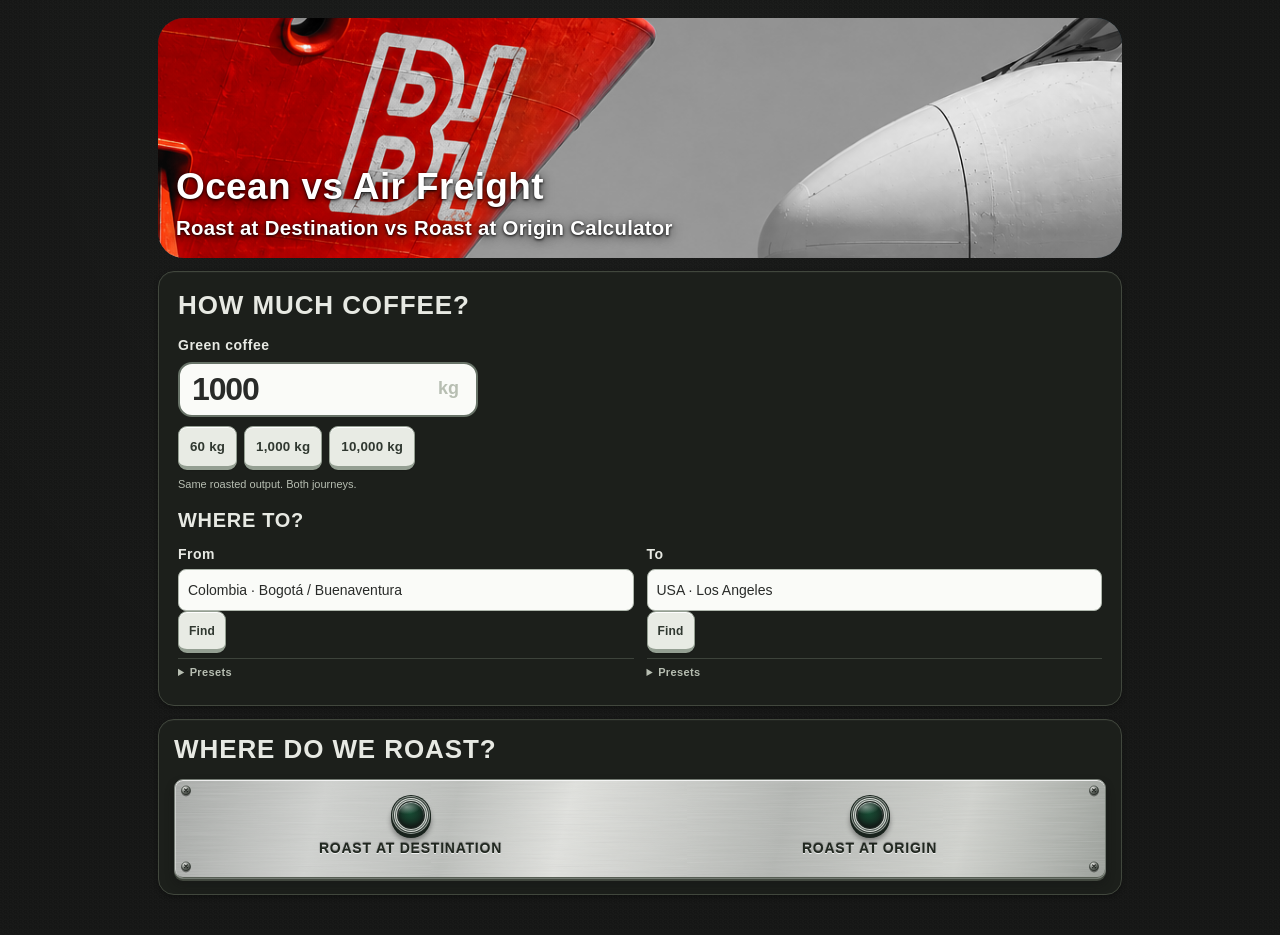
<file: index.html>
<!DOCTYPE html><html lang="en"><head><meta charset="UTF-8"><meta name="viewport" content="width=device-width,initial-scale=1"><title>Ocean vs Air Freight · Roast at Destination vs Roast at Origin Calculator</title><style>
:root{--bg:#f7f7f5;--ink:#19221f;--muted:#65716d;--line:#d9deda;--green:#146b50;--orange:#c16b3d;--soft:#edf1ed;--blue:#466e93}*{box-sizing:border-box}body{margin:0;background:var(--bg);color:var(--ink);font:15px/1.5 -apple-system,BlinkMacSystemFont,Segoe UI,Arial,sans-serif}.wrap{max-width:1100px;margin:auto;padding:30px 22px 70px}.eyebrow{font:700 11px/1.5 inherit;letter-spacing:.14em;text-transform:uppercase;color:var(--green)}h1{font-size:clamp(29px,4vw,46px);line-height:1.12;letter-spacing:-.04em;margin:7px 0 14px}h2{font-size:21px;letter-spacing:-.02em;margin:0 0 17px}h3{font-size:16px;margin:0 0 8px}p{margin:0 0 14px}.lede{font-size:16px;color:var(--muted);max-width:760px}.panel{border:1px solid var(--line);background:white;border-radius:14px;padding:22px;margin-top:18px}.grid{display:grid;grid-template-columns:repeat(2,minmax(0,1fr));gap:18px}.three{grid-template-columns:repeat(3,minmax(0,1fr))}label{display:block;color:#4c5b56;font-size:12px;font-weight:700;margin:0 0 6px}input,select{appearance:auto;width:100%;border:1px solid #cbd2cd;background:#fff;border-radius:8px;font-size:15px;padding:10px 11px;color:var(--ink);min-height:43px}input:focus,select:focus{outline:2px solid #81baa4}small,.hint{font-size:12px;color:var(--muted)}.field{min-width:0}.sp{margin-top:14px}.tabs{display:flex;gap:8px;flex-wrap:wrap;margin:20px 0 0}.tab{border:1px solid var(--line);background:white;color:var(--ink);border-radius:25px;padding:9px 14px;cursor:pointer;font-weight:650}.tab.active{background:var(--ink);color:#fff;border-color:var(--ink)}.scenario{border-top:4px solid var(--green)}.scenario.origin{border-color:var(--orange)}.scenario-head{display:flex;justify-content:space-between;gap:8px;align-items:start}.chip{font-size:12px;padding:3px 8px;background:var(--soft);border-radius:6px}.summary{display:grid;grid-template-columns:1fr 1fr;gap:15px;margin-top:22px}.big{font-size:clamp(27px,4vw,40px);font-weight:750;letter-spacing:-.035em;line-height:1.16}.muted{color:var(--muted)}.outcome{border-left:4px solid var(--green)}.outcome.bad{border-left-color:var(--orange)}.bars{display:grid;gap:17px}.barrow{display:grid;grid-template-columns:170px 1fr 88px;gap:12px;align-items:center}.track{height:29px;background:#edf0ed;border-radius:4px;overflow:hidden;display:flex}.seg{height:100%;transition:width .2s}.legend{display:flex;gap:16px;flex-wrap:wrap;font-size:12px;color:var(--muted)}.key{display:inline-block;width:10px;height:10px;border-radius:2px;margin-right:5px}.breakdown{width:100%;border-collapse:collapse;font-size:14px}.breakdown th,.breakdown td{text-align:right;padding:11px 7px;border-bottom:1px solid var(--line)}.breakdown th:first-child,.breakdown td:first-child{text-align:left}.note{background:#f0f3ef;border-radius:9px;padding:13px 15px;color:#405149;font-size:13px}.btn{border:1px solid var(--ink);background:var(--ink);color:white;border-radius:8px;padding:10px 15px;cursor:pointer;font-weight:700}.secondary{background:white;color:var(--ink)}details{border-top:1px solid var(--line);padding:13px 0}summary{cursor:pointer;font-weight:700}.explain{color:#4e5e58;font-size:13px}a{color:var(--green)}.foot{font-size:12px;color:#5a6862}.nowrap{white-space:nowrap}.warn{color:#98562e}.metrics{display:grid;grid-template-columns:repeat(3,1fr);gap:12px}.metric{background:#f6f7f5;border-radius:10px;padding:13px}.metric strong{display:block;font-size:20px}.switch{display:flex;gap:9px;align-items:center;font-size:13px;font-weight:550}.switch input{width:17px;min-height:17px}#status{margin-top:12px;color:var(--muted)}@media(max-width:720px){.wrap{padding:20px 14px 55px}.grid,.summary,.three,.metrics{grid-template-columns:1fr}.barrow{grid-template-columns:105px 1fr 65px;gap:6px;font-size:12px}.panel{padding:16px}.big{font-size:29px}.breakdown{font-size:12px}}
#routeMap{height:390px;border:1px solid var(--line);border-radius:12px;background:#edf2f2;isolation:isolate}.map-head{display:flex;align-items:center;justify-content:space-between;gap:14px;margin:20px 0 10px}.map-head h3{margin:0}.map-summary{display:flex;gap:12px;flex-wrap:wrap;margin-top:12px}.map-summary span{background:var(--soft);border-radius:7px;padding:7px 11px;font-size:13px}.map-fallback{padding:20px;color:var(--muted)}.map-key{display:flex;gap:16px;flex-wrap:wrap;font-size:12px;margin:10px 0}.map-dot{display:inline-block;width:10px;height:10px;border-radius:50%;margin-right:5px}.leaflet-container{font-family:inherit}.leaflet-tooltip{max-width:230px;white-space:normal}.leaflet-control-attribution{font-size:10px}@media(max-width:720px){#routeMap{height:310px}.map-head .btn{padding:8px 10px;font-size:12px}}.research>summary{display:flex;flex-wrap:wrap;gap:6px 18px;align-items:baseline}.research>summary::before{content:"▸";color:var(--green)}.research[open]>summary::before{content:"▾"}.research .tabs{margin-top:10px}#status:empty{display:none}
:root{--bg:#f9f5eb;--ink:#20291f;--muted:#52614e;--line:#dce0d3;--green:#275d3a;--orange:#b95730;--soft:#eef2e5}html{scroll-behavior:smooth;scroll-padding-top:20px}.wrap{max-width:1060px;padding-top:24px}.hero{position:relative;background:#e8f09b;border-radius:26px;padding:38px 36px 32px;margin-bottom:26px;overflow:hidden}.hero h1{font-size:clamp(40px,7vw,76px);font-weight:850;line-height:.99;max-width:720px;letter-spacing:-.055em;margin:20px 0}.hero .lede{max-width:600px;color:#33452d;font-size:18px}.hero-sticker{position:absolute;right:34px;top:32px;border:2px solid var(--ink);background:#ffb38c;padding:14px;border-radius:50%;width:116px;height:116px;display:grid;place-content:center;transform:rotate(12deg);font-weight:850;font-size:15px;line-height:1.15;text-align:center;letter-spacing:-.03em}.hero .eyebrow{max-width:70%;font-size:11px}.start-link{display:inline-block;color:var(--ink);font-weight:750;text-decoration:none;border-bottom:2px solid var(--ink);margin-top:8px;padding-bottom:4px}.panel{border-radius:22px;padding:26px;box-shadow:0 3px 0 #263a2010}.step-tag{display:block;font-size:11px;letter-spacing:.12em;font-weight:800;color:var(--green);margin-bottom:9px}h2{font-size:clamp(23px,3vw,30px);line-height:1.15;margin-bottom:20px}.mass-entry{max-width:360px}.mass-entry label{font-size:14px}.mass-unit{position:relative}.mass-unit input{font-size:42px;font-weight:800;padding:9px 65px 9px 16px;border:2px solid var(--ink);border-radius:14px;letter-spacing:-.035em;background:#fffef8}.mass-unit>span{position:absolute;right:19px;top:21px;font-weight:700;font-size:20px;color:var(--muted)}.amount-picks{display:flex;gap:8px;flex-wrap:wrap;margin-top:12px}.amount-picks button{min-height:44px;border:1px solid #c8d0bc;border-radius:50px;background:#f2f6e9;color:var(--ink);padding:8px 14px;font:600 13px inherit;cursor:pointer}.amount-picks button:hover{background:#e8f09b;transform:translateY(-1px)}.route-question{font-size:22px;margin-top:30px;margin-bottom:13px}label{font-size:14px}select{border-radius:12px;min-height:48px}.comparison-intro{margin:32px 2px -3px}.comparison-intro h2{margin-bottom:10px}.scenario h2{font-size:25px;max-width:240px}.scenario{background:#f0f5e9;border-color:#cddcc6;border-top:5px solid var(--green)}.scenario.origin{background:#fff0e6;border-color:#efd7c6;border-top-color:var(--orange)}.chip{white-space:nowrap;font-weight:650;background:#fff9;border-radius:20px;padding:5px 9px}.journey-steps{display:block;font-size:14px;font-weight:750;color:var(--ink);margin-bottom:10px}.summary .metric{background:#eef4e8;border-radius:16px;padding:20px}.summary .metric:nth-child(2){background:#ffecdf}.outcome{box-shadow:none;background:#faf9f0}.track{height:34px;border-radius:9px}.note{font-size:13px}.number-details,.map-distance-details{margin-top:18px}.number-details summary,.volume-details>summary{font-size:16px}.research{background:#f0f1eb;box-shadow:none}.research .hint{font-size:12px}.research label{font-size:12px}.research h3{margin-top:20px}button:focus-visible,a:focus-visible,summary:focus-visible{outline:3px solid #466e93;outline-offset:4px}button:disabled{opacity:.5;cursor:default}#status:not(:empty){background:#fff0d7;border-radius:10px;padding:12px;color:#6d3b17}.number-details{overflow-x:auto}.seg{transition:width .35s ease}.metric strong,.big{font-variant-numeric:tabular-nums}@media(max-width:720px){.hero{padding:26px 20px;border-radius:21px}.hero h1{font-size:47px;max-width:85%;margin-top:28px}.hero-sticker{width:78px;height:78px;font-size:11px;right:15px;top:18px;padding:8px}.hero .lede{font-size:16px}.panel{padding:20px}.scenario-head{flex-wrap:wrap}.scenario h2{max-width:none}.mass-unit input{font-size:36px}.mass-unit>span{top:16px}.amount-picks button{font-size:12px;padding:8px 11px}.summary .metric{padding:17px}.hero .eyebrow{max-width:65%}}@media(prefers-reduced-motion:reduce){html{scroll-behavior:auto}*,*::before,*::after{transition:none!important}}
.value-panel{background:#edf3df}.value-actions{display:flex;gap:10px;flex-wrap:wrap}.value-panel .summary .metric{background:#ffffffc9}.value-panel .metric strong{font-size:26px}.value-panel .note{background:#fffdf0}.ledger-scroll{overflow-x:auto;max-width:100%}.ledger{min-width:720px}.ledger td{vertical-align:top}.ledger td:first-child{min-width:220px}.ledger input{min-width:94px;width:100%}.ledger .hint{display:block;font-weight:400;max-width:260px}.ledger caption,.breakdown caption{text-align:left;font-weight:700;padding:16px 0 6px}textarea{width:100%;border:1px solid #cbd2cd;border-radius:10px;padding:10px;font:inherit;resize:vertical}[aria-invalid="true"]{border-color:#ac3d24!important}#econStatus:empty{display:none}@media(max-width:720px){.value-actions .btn{flex:1 1 160px}.value-panel .metric strong{font-size:24px}}
.sr-only{position:absolute;width:1px;height:1px;padding:0;margin:-1px;overflow:hidden;clip:rect(0,0,0,0);white-space:nowrap;border:0}[hidden]{display:none!important}.view-choice{background:#20291f;color:#fff}.view-choice label{color:#fff;font-size:22px;font-weight:750;margin-bottom:14px}.view-choice-row{display:flex;align-items:center;gap:14px;flex-wrap:wrap}.view-choice select{max-width:380px;background:#e8f09b;font-weight:750;border:0;color:#20291f}.view-choice .hint{color:#d5dfcb}.view-choice .start-link{color:#fff;border-color:#e8f09b;font-size:14px;margin-top:0}@media(max-width:720px){.view-choice select{max-width:none}.view-choice label{font-size:20px}}.button-choices{display:flex;flex-wrap:wrap;gap:8px}.button-choices button{min-height:46px;border:1px solid #aab69e;border-radius:13px;padding:10px 14px;background:#fffaf2;color:var(--ink);font:inherit;font-size:14px;font-weight:650;cursor:pointer;text-align:left;transition:background .15s,transform .15s}.button-choices button:hover{background:#e8f09b}.button-choices button[aria-pressed="true"]{background:var(--ink);color:#fff;border-color:var(--ink);box-shadow:inset 0 0 0 1px var(--ink)}.button-choices button[aria-pressed="true"]::before{content:"✓ ";font-weight:800}.lens-buttons{flex:1 1 520px}.lens-buttons button{flex:1 1 220px;min-height:62px;font-size:18px;background:#384731;color:#fff;border-color:#7e8d71}.lens-buttons button[aria-pressed="true"]{background:#e8f09b;color:#20291f;border-color:#e8f09b;box-shadow:none}.lens-buttons button:hover{background:#516044}.lens-buttons button[aria-pressed="true"]:hover{background:#e8f09b}@media(max-width:720px){.button-choices button{flex:1 1 135px}.lens-buttons button{flex-basis:100%;font-size:17px}}
.journey-choice{background:#e8f09b}.journey-choice .button-choices button{flex:1 1 240px;min-height:74px;font-size:18px}.journey-choice label{margin:20px 0 10px}.journey-controls .scenario h2{max-width:none}.journey-controls .scenario{margin-top:12px}.journey-choice .button-choices button[data-value="green"]{background:#275d3a;color:#fff;border-color:#275d3a}.journey-choice .button-choices button[data-value="roasted"]{background:#75452e;color:#fff;border-color:#75452e}.journey-choice .button-choices button[data-value="green"]:hover{background:#1c482c}.journey-choice .button-choices button[data-value="roasted"]:hover{background:#5d3422}.journey-choice .button-choices button[aria-pressed="true"]{box-shadow:0 0 0 3px #e8f09b,0 0 0 5px #20291f}.journey-choice .button-choices button:focus-visible{outline:3px solid #466e93;outline-offset:6px}.journey-card-grid{display:grid;grid-template-columns:repeat(2,minmax(0,1fr));gap:16px;align-items:start}.journey-card{min-width:0;border-radius:18px;background:#ffffff70;overflow:visible}.journey-choice .journey-card>button{width:100%;min-height:100px;border-radius:18px;padding:22px;font-size:21px;transition:background .18s,border-radius .18s}.journey-card.expanded{box-shadow:0 5px 0 #20291f15}.journey-choice .journey-card.expanded>button{border-radius:18px 18px 0 0;box-shadow:none}.journey-card .panel.scenario{margin:0;padding:22px;border-radius:0 0 18px 18px;border-top:0;box-shadow:none;animation:journey-open .24s ease-out;transform-origin:top}.journey-card .scenario-head{display:none}.journey-card .button-choices button{min-height:46px;font-size:14px;flex:1 1 125px}.journey-card label{font-size:14px;margin-top:0}.journey-card .journey-steps{font-size:13px}@keyframes journey-open{from{opacity:0;transform:translateY(-10px) scale(.98)}to{opacity:1;transform:translateY(0) scale(1)}}@media(max-width:720px){.journey-card-grid{grid-template-columns:1fr}.journey-choice .journey-card>button{font-size:20px;min-height:84px}.journey-card .panel.scenario{padding:18px}}@media(prefers-reduced-motion:reduce){.journey-card .panel.scenario{animation:none}}.view-choice-row{display:block}.lens-buttons.result-card-grid{display:grid;grid-template-columns:1fr;gap:14px}.result-card{min-width:0;border-radius:18px;overflow:hidden;background:#fff;color:var(--ink)}.lens-buttons .result-card>button{display:block;width:100%;text-align:left;min-height:74px;border-radius:16px;padding:20px 24px;font-size:21px;border:0}.lens-buttons .result-card.expanded>button{border-radius:16px 16px 0 0;box-shadow:none}.result-card>.panel{border:0;border-radius:0;margin:0;box-shadow:none;padding:26px;animation:journey-open .24s ease-out;transform-origin:top}.result-card .button-choices button{flex:0 1 auto;min-height:46px;font-size:14px;background:#fffaf2;color:var(--ink);border:1px solid #aab69e}.result-card .button-choices button[aria-pressed="true"]{background:var(--ink);color:#fff}.result-card>.volume-details{margin:0;background:#faf9f0}.result-card .value-panel .summary .metric{background:#ffffffc9}.view-choice .result-card label{color:var(--ink);font-size:12px;margin-bottom:6px}.view-choice .result-card .hint{color:var(--muted)}.result-card .lens-buttons{flex:initial}@media(max-width:720px){.result-card>.panel{padding:18px}.lens-buttons .result-card>button{font-size:19px;padding:18px}}@media(prefers-reduced-motion:reduce){.result-card>.panel{animation:none}}.lens-buttons .result-card>button[data-value="money"]{background:#275d3a;color:#fff;border-color:#275d3a}.lens-buttons .result-card>button[data-value="money"]:hover{background:#1c482c}.lens-buttons .result-card>button[data-value="carbon"]{background:#555b60;color:#fff;border-color:#555b60}.lens-buttons .result-card>button[data-value="carbon"]:hover{background:#41474c}.lens-buttons .result-card>button[aria-pressed="true"]{box-shadow:inset 0 0 0 3px #ffffff90}.hero{background-color:#183846;background-image:linear-gradient(90deg,rgba(9,25,33,.82) 0%,rgba(9,25,33,.6) 52%,rgba(9,25,33,.18) 100%),url('assets/ship-and-plane-bh-painted.png');background-size:cover;background-position:center 48%;color:#fff;min-height:400px}.hero .eyebrow,.hero .lede,.hero .start-link{color:#fff}.hero .eyebrow{color:#e8f09b}.hero .start-link{border-color:#e8f09b}.hero .hero-sticker{color:#20291f;border-color:#20291f}.hero h1{text-shadow:0 2px 18px #0003}@media(max-width:720px){.hero{min-height:410px;background-position:48% center;background-image:linear-gradient(90deg,rgba(9,25,33,.82),rgba(9,25,33,.48)),url('assets/ship-and-plane-bh-painted.png')}}.hero{background-image:url('assets/ship-and-plane-bh-painted.png');background-size:150% auto;background-position:center top;color:#fff}.hero .eyebrow,.hero .lede,.hero .start-link{color:#fff;text-shadow:0 1px 4px #122737,0 1px 10px #122737}.hero h1{text-shadow:0 2px 5px #122737,0 2px 14px #122737}@media(max-width:720px){.hero{background-image:url('assets/ship-and-plane-bh-painted.png');background-size:auto 150%;background-position:center top}}.hero{background-position:center 40%}@media(max-width:720px){.hero{background-position:center 25%}}
/* Ship-red palette; explicit journey and result button colours stay meaningful. */
:root{--bg:#fbf5f0;--ink:#302524;--muted:#725b55;--line:#e8d5cd;--green:#ad2d20;--orange:#91452f;--soft:#f6e7df;--blue:#496f86}
.hero .eyebrow{color:#fff5e9}.hero .hero-sticker{background:#ef3e24;color:#fff5e9;border-color:#fff5e9}.hero .start-link{border-color:#ff684b}
.step-tag{color:#ac2d20}.panel{box-shadow:0 3px 0 #9c2b1710}.journey-choice{background:#f6d4c5}.journey-choice .journey-card{background:#fff5ed}.mass-unit input{background:#fffcf7;border-color:#a63225}.amount-picks button{background:#fff1e8;border-color:#dfb9a7;color:#693126}.amount-picks button:hover{background:#f7cabc}.amount-picks button:focus-visible{outline-color:#ac2d20}input:focus,select:focus{outline-color:#c75c45}.metric{background:#f7ece5}.note{background:#f8eae1;color:#63443c}.summary .metric{background:#f4e3d8}.summary .metric:nth-child(2){background:#f9ddd0}.scenario{background:#f3eee3;border-color:#d9cdb8;border-top-color:#275d3a}.scenario.origin{background:#f7e3d7;border-color:#dfc0ae;border-top-color:#75452e}.view-choice{background:#392a29;color:#fff}.view-choice .hint{color:#ead4c8}.value-panel{background:#f7e5d9}.value-panel .note{background:#fff5ed}.value-panel .summary .metric{background:#fffaf5}.selected-money{border-color:#b73725;background:#fff4e8}.value-panel .metric.current-journey{outline-color:#b73725}.research{background:#f0e5dd}.frozen-energy{background:#e9eff1}.outcome{background:#fff4e9}.city-matches button{background:#fff1e8;border-color:#dfb9a7}.city-matches button:hover{background:#f7cabc}.result-card>.volume-details{background:#fbf0e7}.freight-guide:not(:empty),#carbonFreightGuide:not(:empty){background:#fff3e4;border-color:#dbb69f}.freight-option{border-color:#e5c9b9}.button-choices button{background:#fff8f1;border-color:#cba99a}.button-choices button:hover{background:#f7cabc}.button-choices button[aria-pressed="true"]{background:#a52d20;border-color:#a52d20;color:#fff;box-shadow:inset 0 0 0 1px #a52d20}.journey-choice .button-choices button[data-value="green"]{background:#275d3a;color:#fff;border-color:#275d3a}.journey-choice .button-choices button[data-value="roasted"]{background:#75452e;color:#fff;border-color:#75452e}.journey-choice .button-choices button[data-value="green"]:hover{background:#1c482c}.journey-choice .button-choices button[data-value="roasted"]:hover{background:#5d3422}.journey-choice .button-choices button[aria-pressed="true"]{box-shadow:0 0 0 3px #f6d4c5,0 0 0 5px #302524}.journey-choice .journey-card.expanded>button{box-shadow:none}.lens-buttons .result-card>button[data-value="money"]{background:#275d3a;color:#fff;border-color:#275d3a}.lens-buttons .result-card>button[data-value="carbon"]{background:#555b60;color:#fff;border-color:#555b60}.result-card .button-choices button{background:#fff8f1;border-color:#cba99a;color:#302524}.result-card .button-choices button[aria-pressed="true"]{background:#a52d20;color:#fff}.tab.active{background:#a52d20;border-color:#a52d20}.track{background:#eee1d8}a{color:#a52d20}button:focus-visible,a:focus-visible,summary:focus-visible{outline-color:#496f86}#status:not(:empty){background:#ffe6ce;color:#713d26}

/* Brighter ship-red accents and sky-blue contrast. */
:root{--bg:#fff6e9;--ink:#302524;--muted:#70524c;--line:#edc7b7;--green:#be3020;--orange:#d95332;--soft:#ffe5d3;--blue:#3584a6}
.hero .hero-sticker{background:#ff4b2b;border-color:#fff5df;color:#fff}.hero .start-link{border-color:#ffd247}.journey-choice{background:#ffb08a}.journey-choice .journey-card{background:#fff2df}.step-tag{color:#b3271c}.amount-picks button{background:#ffe19b;border-color:#dfb34f;color:#523522}.amount-picks button:hover{background:#ffd15f}.mass-unit input{border-color:#e54529;background:#fffdf7}.value-panel{background:#ffd6bb}.value-panel .note{background:#fff2d3}.value-panel .summary .metric{background:#fffaf0}.selected-money{background:#ffe7a5;border-color:#df4828}.summary .metric{background:#d9efec}.summary .metric:nth-child(2){background:#ffd3b1}.note{background:#ffecd3}.outcome{background:#fff0c6}.research{background:#ffe8d8}.frozen-energy{background:#cce9f4}.city-matches button{background:#ffe9c6;border-color:#e4bc83}.city-matches button:hover{background:#ffda8c}.freight-guide:not(:empty),#carbonFreightGuide:not(:empty){background:#fff1b9;border-color:#dfb854}.button-choices button:hover{background:#ffd69e}.tab.active{background:#dc3d25;border-color:#dc3d25}.track{background:#f0d9c6}.view-choice{background:#352a35}.view-choice .hint{color:#ffe0ce}.btn:not(.secondary){background:#c73623;border-color:#c73623}.value-panel .metric.current-journey{outline-color:#dc3d25}

/* Tactile roaster controls: physical edges, indicator lamps and pressed states. */
button{touch-action:manipulation}
.btn,.tab,.amount-picks button,.city-matches button,.button-choices button{
 position:relative;border-radius:9px;border:1px solid #57453c;border-bottom-width:4px;
 background-image:linear-gradient(180deg,#ffffff30 0%,#ffffff08 48%,#0000000a 100%);
 box-shadow:inset 0 1px 0 #ffffff80,0 3px 0 #35251e,0 5px 8px #35251e20;
 font-weight:750;letter-spacing:.015em;transition:transform .12s,box-shadow .12s,background-color .12s;
}
.btn:hover,.tab:hover,.amount-picks button:hover,.city-matches button:hover,.button-choices button:hover{filter:brightness(1.04)}
.btn:active,.tab:active,.amount-picks button:active,.city-matches button:active,.button-choices button:active{
 transform:translateY(3px);box-shadow:inset 0 1px 4px #0003,0 1px 0 #35251e;border-bottom-width:2px;
}
.button-choices button[aria-pressed="true"],.tab.active{
 box-shadow:inset 0 2px 5px #0004,0 1px 0 #35251e;
 border-bottom-width:2px;transform:translateY(2px);
}
.button-choices button[aria-pressed="true"]::before{content:"";display:inline-block;width:9px;height:9px;margin-right:9px;border:1px solid #fffc;border-radius:50%;background:#ffe781;box-shadow:0 0 7px #ffe15b;vertical-align:1px}
.journey-choice .journey-card>button,.lens-buttons .result-card>button{
 border:2px solid #41332b;border-bottom-width:5px;border-radius:13px;min-height:88px;
 padding:24px 22px 24px 48px;font-size:20px;letter-spacing:.01em;
 background-image:linear-gradient(180deg,#ffffff26,#ffffff04 46%,#0002);
 box-shadow:inset 0 1px 0 #ffffff80,0 4px 0 #35251e,0 7px 10px #35251e25;
}
.journey-choice .journey-card>button::before,.lens-buttons .result-card>button::before{
 content:"";position:absolute;left:20px;top:50%;margin:0;transform:translateY(-50%);width:13px;height:13px;
 border-radius:50%;border:2px solid #2b241f;background:#2e322a;box-shadow:inset 0 2px 3px #0008,0 1px 0 #fff6;
}
.journey-choice .journey-card>button[aria-pressed="true"]::before,.lens-buttons .result-card>button[aria-pressed="true"]::before{
 background:#ffe781;border-color:#6c591d;box-shadow:inset 0 1px 1px #fff9,0 0 9px #ffe15b;
}
.journey-choice .journey-card.expanded>button,.lens-buttons .result-card.expanded>button{
 border-radius:13px 13px 0 0;border-bottom-width:2px;transform:none;
 box-shadow:inset 0 2px 5px #0003,0 1px 0 #35251e;
}
.journey-card,.result-card{border-radius:13px}.journey-card .panel.scenario{border:1px solid #b59883;border-top:0;border-radius:0 0 13px 13px}
.btn:disabled{transform:none;filter:none;box-shadow:inset 0 1px 0 #ffffff60,0 1px 0 #35251e33;cursor:default}
@media(max-width:720px){.journey-choice .journey-card>button,.lens-buttons .result-card>button{font-size:18px;padding:20px 16px 20px 43px;min-height:80px}.journey-choice .journey-card>button::before,.lens-buttons .result-card>button::before{left:16px}.button-choices button{font-size:13px}}
@media(prefers-reduced-motion:reduce){button{transition:none!important}}
.hero{isolation:isolate;background-image:none;position:relative}.hero::before{content:"";position:absolute;inset:0;z-index:-1;background-image:url('assets/ship-and-plane-bh-painted.png');background-size:150% auto;background-position:center 40%;background-repeat:no-repeat;filter:grayscale(1);pointer-events:none}.hero .hero-sticker{z-index:1}@media(max-width:720px){.hero{background-image:none}.hero::before{background-size:auto 150%;background-position:center 25%}}.hero::after{content:"";position:absolute;inset:0;z-index:-1;background-image:url('assets/ship-and-plane-bh-painted.png');background-size:150% auto;background-position:center 40%;background-repeat:no-repeat;pointer-events:none;clip-path:polygon(0 0,30% 0,30% 8%,34% 8%,34% 18%,39% 18%,45% 24%,52% 32%,52% 40%,47% 51%,42% 66%,38% 83%,39% 100%,0 100%)}@media(max-width:720px){.hero::after{background-size:auto 150%;background-position:center 25%;clip-path:polygon(0 0,0 15%,10% 16%,32% 20%,55% 25%,55% 32%,35% 43%,13% 60%,0 75%)}}.hero::after{clip-path:none;filter:url(#keepShipRed)}@media(max-width:720px){.hero::after{clip-path:none}}
/* Round industrial push-buttons inspired by the supplied roaster panel. */
body main.wrap .button-choices button[data-value]{
 --cap:#277457;--glow:#52e6a0;display:flex;flex-direction:column;align-items:center;justify-content:flex-start;gap:14px;
 background:transparent!important;background-image:none!important;color:#302524!important;border:0!important;border-radius:12px!important;
 box-shadow:none!important;transform:none!important;padding:16px 12px!important;min-height:118px;text-align:center;font-size:14px;line-height:1.3;letter-spacing:.02em;
}
body main.wrap .button-choices button[data-value]::before{
 content:"";display:block;position:relative;left:auto;top:auto;flex:none;width:56px;height:56px;margin:0;transform:none;
 border-radius:50%;border:3px solid #a5b3a8;
 background:radial-gradient(ellipse at 32% 22%,#ffffff70 0%,#ffffff12 34%,#00000012 70%),var(--cap);
 box-shadow:inset 0 2px 2px #ffffffa0,inset 0 -5px 8px #0005,0 0 0 3px #20302b,0 0 0 8px #181e1c,0 7px 0 8px #0e1412,0 11px 9px #0005;
 transition:box-shadow .15s,transform .15s,filter .15s;
}
body main.wrap .button-choices button[data-value]:hover::before{filter:brightness(1.15)}
body main.wrap .button-choices button[data-value][aria-pressed="true"]::before{
 background:radial-gradient(ellipse at 35% 26%,#ffffffcc 0%,#ffffff42 24%,#ffffff05 64%),var(--cap);
 box-shadow:inset 0 1px 3px #ffffffb0,inset 0 -2px 5px #0005,0 0 0 3px #304039,0 0 0 8px #181e1c,0 3px 0 8px #0e1412,0 0 20px 3px var(--glow);
 transform:translateY(3px);filter:brightness(1.18);
}
body main.wrap .button-choices button[data-value]:active::before{transform:translateY(5px)}
body main.wrap .button-choices button[data-value="roasted"]{--cap:#875039;--glow:#e4a279}
body main.wrap .button-choices button[data-value="carbon"]{--cap:#718087;--glow:#c2e2ec}
body main.wrap .button-choices button[data-value="air"]{--cap:#417d9b;--glow:#7ed5f4}
body main.wrap .button-choices button[data-value="reefer"],body main.wrap .button-choices button[data-value="frozen"]{--cap:#397e8c;--glow:#7ce9e5}
body main.wrap .journey-choice .journey-card>button[data-value],body main.wrap .lens-buttons .result-card>button[data-value]{
 width:100%;min-height:158px;padding:22px 16px!important;font-size:19px;font-weight:800;gap:20px;
}
body main.wrap .journey-card>button[data-value]::before,body main.wrap .result-card>button[data-value]::before{width:68px;height:68px}
.journey-choice .journey-card{background:linear-gradient(135deg,#faf9f4,#e3e4db 48%,#f7f6f0);border:1px solid #c7c9be;box-shadow:0 3px 0 #a4a99c}
.result-card{background:linear-gradient(135deg,#faf9f4,#e3e4db 48%,#f7f6f0);border:1px solid #c7c9be}
body main.wrap .journey-card .button-choices button[data-value]{font-size:13px;min-height:116px}
body main.wrap .result-card .button-choices button[data-value]{font-size:13px;min-height:116px}
.button-choices{gap:14px 10px}.lens-buttons.result-card-grid{gap:18px}.journey-card-grid{gap:18px}
body main.wrap .button-choices button[data-value]:focus-visible{outline:3px solid #235d7b;outline-offset:3px}
@media(max-width:720px){body main.wrap .journey-choice .journey-card>button[data-value],body main.wrap .lens-buttons .result-card>button[data-value]{font-size:18px;min-height:150px}.journey-choice .journey-card>button::before,.lens-buttons .result-card>button::before{left:auto}}
@media(prefers-reduced-motion:reduce){body main.wrap .button-choices button[data-value]::before{transition:none}}

/* Unmistakable OFF/ON illumination for the roaster push-buttons. */
body main.wrap .button-choices button[data-value]::before{
 background:radial-gradient(ellipse at 30% 18%,#ffffff38 0%,#ffffff05 35%,#0008 100%),var(--cap);
 filter:brightness(.62) saturate(.85);
}
body main.wrap .button-choices button[data-value][aria-pressed="true"]::before{
 background:radial-gradient(ellipse at 42% 38%,#ffffed 0%,#f3ffd8 13%,var(--glow) 36%,var(--cap) 82%);
 border-color:#e8fff1;
 box-shadow:inset 0 0 8px 3px #ffffe7,inset 0 -2px 4px #0004,0 0 0 3px #466253,0 0 0 8px #181e1c,0 3px 0 8px #0e1412,0 0 16px 7px var(--glow),0 0 38px 12px color-mix(in srgb,var(--glow) 65%,transparent);
 filter:brightness(1.28) saturate(1.35);transform:translateY(3px);
}
body main.wrap .button-choices button[data-value]:active::before{
 background:radial-gradient(ellipse at 42% 38%,#ffffed 0%,#f3ffd8 13%,var(--glow) 36%,var(--cap) 82%);
 filter:brightness(1.4) saturate(1.35);box-shadow:inset 0 0 9px #ffffe7,0 0 0 8px #181e1c,0 0 25px 9px var(--glow);transform:translateY(5px);
}

/* Layered glass lenses, machined collars and rubber mounting bases. */
body main.wrap .button-choices button[data-value]::before{
 border:3px solid #89948f;
 background:
 radial-gradient(ellipse 68% 28% at 43% 13%,#ffffffa8 0%,#ffffff36 36%,transparent 72%),
 radial-gradient(ellipse 24% 62% at 15% 42%,#ffffff55 0%,transparent 80%),
 radial-gradient(ellipse at 64% 79%,#00000070 0%,transparent 65%),
 radial-gradient(circle at 48% 45%,#ffffff08 0%,transparent 57%,#071d16a0 78%,#ffffff70 88%,#09241e 100%),
 var(--cap);
 box-shadow:
 inset 0 1px 2px #ffffffd0,inset 1px 0 2px #ffffff85,inset -2px -4px 6px #0009,
 0 0 0 1px #e1e5df,0 0 0 3px #555f58,0 0 0 4px #bbc2b9,0 0 0 5px #202923,
 0 2px 0 8px #202621,0 6px 0 9px #121713,0 8px 2px 9px #090e0b,0 13px 10px 7px #0005;
 filter:brightness(.86) saturate(.95);
}
body main.wrap .button-choices button[data-value][aria-pressed="true"]::before{
 background:
 radial-gradient(ellipse 64% 25% at 43% 14%,#ffffffe8 0%,#ffffff65 35%,transparent 75%),
 radial-gradient(ellipse 18% 58% at 14% 43%,#ffffff85 0%,transparent 78%),
 radial-gradient(ellipse at 47% 46%,#ffffefb0 0%,var(--glow) 36%,transparent 72%),
 radial-gradient(circle at 48% 45%,transparent 40%,#00000048 74%,#ffffffbb 88%,#173a2d 100%),
 var(--cap);
 border-color:#c5d1c8;
 box-shadow:
 inset 0 1px 2px #ffffffea,inset 1px 0 3px #ffffffa0,inset -2px -3px 5px #0006,
 0 0 0 1px #eef2e8,0 0 0 3px #667168,0 0 0 4px #c4cdc0,0 0 0 5px #253028,
 0 1px 0 8px #202621,0 3px 0 9px #121713,0 7px 6px 8px #0004,
 0 0 15px 3px color-mix(in srgb,var(--glow) 75%,transparent),0 0 32px 6px color-mix(in srgb,var(--glow) 35%,transparent);
 filter:brightness(1.15) saturate(1.2);transform:translateY(3px);
}
body main.wrap .button-choices button[data-value]:hover::before{filter:brightness(1) saturate(1.05)}
body main.wrap .button-choices button[data-value][aria-pressed="true"]:hover::before{filter:brightness(1.22) saturate(1.2)}
body main.wrap .button-choices button[data-value]:active::before{filter:brightness(1.35) saturate(1.2);transform:translateY(5px)}

/* Compact layout, retaining comfortable touch targets and legible controls. */
.wrap{max-width:1000px;padding:18px 18px 40px}.hero{padding:28px;min-height:300px;margin-bottom:16px}.hero h1{font-size:clamp(36px,5.7vw,60px);margin:14px 0;line-height:1.02}.hero .lede{font-size:16px;line-height:1.45;max-width:590px}.hero-sticker{width:88px;height:88px;font-size:12px;right:24px;top:24px}.panel{padding:19px;margin-top:13px;border-radius:16px}.grid{gap:13px}h2{font-size:clamp(21px,2.6vw,26px);margin-bottom:14px}h3{font-size:15px}p{margin-bottom:10px}.sp{margin-top:10px}.route-question{font-size:20px;margin-top:20px}.mass-unit input{font-size:32px;padding:7px 58px 7px 12px}.mass-unit>span{top:13px;font-size:18px}.mass-entry{max-width:300px}.amount-picks{margin-top:9px;gap:7px}.amount-picks button{min-height:44px;padding:7px 11px}.summary{gap:10px;margin-top:14px}.metrics{gap:9px}.metric,.summary .metric{padding:13px;border-radius:11px}.big{font-size:clamp(26px,3.5vw,34px)}.value-panel .metric strong{font-size:23px}.note{padding:11px 12px}.outcome{margin-top:13px}.track{height:25px}.barrow{gap:8px}.legend{gap:10px}.breakdown th,.breakdown td{padding:8px 6px}.view-choice label{font-size:20px;margin-bottom:10px}.view-choice-row{margin-top:0}.button-choices{gap:9px}.journey-card-grid{gap:12px}.lens-buttons.result-card-grid{gap:12px}.result-card>.panel{padding:18px}.journey-card .panel.scenario{padding:16px}.journey-choice label{margin-top:12px}.city-presets{margin-top:8px}.city-matches{margin-top:6px;gap:6px}details{padding:10px 0}details.panel{padding:17px}.btn{min-height:44px;padding:8px 12px}.value-actions{gap:8px}.research h3{margin-top:15px}.freight-guide:not(:empty),#carbonFreightGuide:not(:empty){padding:12px;margin:12px 0}
body main.wrap .button-choices button[data-value]{min-height:88px;padding:10px 9px!important;gap:11px;font-size:13px}
body main.wrap .button-choices button[data-value]::before{width:38px;height:38px;border-width:2px}
body main.wrap .journey-choice .journey-card>button[data-value],body main.wrap .lens-buttons .result-card>button[data-value]{min-height:106px;padding:15px 12px!important;gap:13px;font-size:16px}
body main.wrap .journey-card>button[data-value]::before,body main.wrap .result-card>button[data-value]::before{width:46px;height:46px}
body main.wrap .journey-card .button-choices button[data-value],body main.wrap .result-card .button-choices button[data-value]{min-height:88px;font-size:12px;padding:10px 8px!important}
@media(max-width:720px){.wrap{padding:12px 11px 30px}.hero{padding:23px 17px;min-height:300px;margin-bottom:13px}.hero h1{font-size:39px;max-width:90%;margin:20px 0 13px}.hero .lede{font-size:15px}.hero-sticker{width:66px;height:66px;font-size:9px;right:14px;top:16px}.hero .eyebrow{font-size:10px;max-width:70%}.panel{padding:15px;margin-top:11px}.grid,.summary,.metrics{gap:10px}.journey-card-grid{grid-template-columns:repeat(2,minmax(0,1fr));gap:10px;align-items:start}.journey-card-grid .journey-card.expanded{grid-column:1/-1}.journey-card-grid .journey-card:not(.expanded){min-width:0}.lens-buttons.result-card-grid{gap:10px}.result-card>.panel{padding:15px}.journey-card .panel.scenario{padding:14px}h2{font-size:23px;line-height:1.16}.mass-unit input{font-size:30px}.mass-unit>span{top:12px}.amount-picks button{font-size:12px;padding:7px 10px}.summary .metric{padding:12px}.big{font-size:28px}.barrow{grid-template-columns:90px 1fr 62px}.scenario .button-choices button{flex-basis:calc(50% - 10px)}.value-panel .metric strong{font-size:22px}.view-choice label{font-size:19px}.frozen-energy .metrics strong{font-size:19px}body main.wrap .journey-choice .journey-card>button[data-value],body main.wrap .lens-buttons .result-card>button[data-value]{min-height:104px;font-size:15px;gap:12px;padding:14px 9px!important}}

/* Small physical push-buttons with compact, content-sized backplates. */
body main.wrap .button-choices button[data-value]{min-height:64px;padding:7px 8px!important;gap:9px;font-size:12px}
body main.wrap .button-choices button[data-value]::before{width:23px;height:23px;border-width:2px}
body main.wrap .journey-choice .journey-card>button[data-value],body main.wrap .lens-buttons .result-card>button[data-value]{min-height:74px;padding:11px 12px!important;gap:11px;font-size:14px}
body main.wrap .journey-card>button[data-value]::before,body main.wrap .result-card>button[data-value]::before{width:30px;height:30px}
body main.wrap .journey-card .button-choices button[data-value],body main.wrap .result-card .button-choices button[data-value]{min-height:64px;padding:7px 8px!important;font-size:12px}
body main.wrap .button-choices button[data-value]::before{box-shadow:inset 0 1px 2px #fffb,inset -1px -2px 3px #0008,0 0 0 1px #e1e5df,0 0 0 2px #555f58,0 0 0 3px #bbc2b9,0 1px 0 5px #202621,0 4px 0 5px #121713,0 7px 6px 3px #0004}
body main.wrap .button-choices button[data-value][aria-pressed="true"]::before{box-shadow:inset 0 1px 2px #fffe,inset -1px -2px 3px #0006,0 0 0 1px #eef2e8,0 0 0 2px #667168,0 0 0 3px #c4cdc0,0 1px 0 5px #202621,0 2px 0 5px #121713,0 0 12px 3px var(--glow);transform:translateY(2px)}
.button-choices{gap:8px}.journey-card-grid,.lens-buttons.result-card-grid{gap:9px}.journey-card,.result-card{border-radius:10px}.journey-choice{padding:15px}.view-choice{padding:15px}.journey-choice .button-choices button{flex-grow:0}.lens-buttons.result-card-grid{grid-template-columns:minmax(0,1fr)}
@media(max-width:720px){body main.wrap .journey-choice .journey-card>button[data-value],body main.wrap .lens-buttons .result-card>button[data-value]{min-height:74px;font-size:13px;padding:11px 8px!important;gap:10px}.journey-card-grid{gap:8px}body main.wrap .button-choices button[data-value]{min-height:62px}}
.sound-toggle{display:block;margin:0 0 10px auto;min-height:44px;padding:6px 10px;border:1px solid #cba99a;border-radius:8px;background:#fff6e9;color:#70524c;font:600 12px system-ui;cursor:pointer}.sound-toggle[aria-pressed="true"]{color:#a52d20}.sound-toggle:focus-visible{outline:3px solid #235d7b;outline-offset:3px}
/* Plain industrial panel lettering, matched approximately to the reference photo. */
:root{--panel-font:Arial,Helvetica,sans-serif}
body{font-family:var(--panel-font)}
h1,h2,h3,summary,.eyebrow,.step-tag,label,.btn,.tab,.amount-picks button,.city-matches button,.button-choices button{font-family:var(--panel-font)}
h2,h3,summary,.eyebrow,.step-tag{font-weight:700;letter-spacing:.025em}
h2,h3,.eyebrow,.step-tag{text-transform:uppercase}
.hero h1{font-family:var(--panel-font);font-weight:700;letter-spacing:-.025em}
body main.wrap .button-choices button[data-value],body main.wrap .journey-choice .journey-card>button[data-value],body main.wrap .lens-buttons .result-card>button[data-value]{font-family:var(--panel-font);font-weight:700;letter-spacing:.035em;text-transform:uppercase;line-height:1.3}
label{font-weight:600;letter-spacing:.015em}
input,select,textarea{font-family:var(--panel-font)}

/* Brushed aluminium faceplates and recessed panel lettering. */
.journey-choice .journey-card,.lens-buttons .result-card{
 background-color:#c8cbc8;
 background-image:repeating-linear-gradient(0deg,#ffffff17 0px,#ffffff17 1px,#343e3710 1px,#343e3710 2px,transparent 2px,transparent 4px),linear-gradient(112deg,#e6e8e3 0%,#bfc4bf 24%,#ebede8 48%,#c6cac5 73%,#e4e6df 100%);
 border:1px solid #89918a;border-radius:10px;
 box-shadow:inset 0 1px 0 #ffffffed,inset 0 -1px 0 #70786e,0 2px 0 #6c746b,0 4px 7px #29312626;
}
body main.wrap .journey-choice .journey-card>button[data-value],body main.wrap .lens-buttons .result-card>button[data-value]{
 color:#303833!important;font-weight:600;letter-spacing:.055em;
 text-shadow:0 1px 0 #ffffffed,0 -1px 0 #111a146b;
}
.journey-card .panel.scenario,.result-card>.panel{
 background-color:#d1d5ce;
 background-image:repeating-linear-gradient(0deg,#ffffff12 0px,#ffffff12 1px,#343e370a 1px,#343e370a 2px,transparent 2px,transparent 4px),linear-gradient(110deg,#e3e6df,#c6ccc3 48%,#e0e4da);
 border-color:#89918a;
}
body main.wrap .journey-card .button-choices button[data-value],body main.wrap .result-card .button-choices button[data-value]{
 color:#303833!important;font-weight:600;letter-spacing:.045em;text-shadow:0 1px 0 #ffffffed,0 -1px 0 #111a146b;
}
.journey-card label,.result-card label,.journey-card .journey-steps,.result-card h2,.result-card h3{
 color:#303833;text-shadow:0 1px 0 #ffffffed,0 -1px 0 #111a1440;
}
.journey-card .panel.scenario{border-radius:0 0 9px 9px}
body main.wrap .button-choices button[data-value]:focus-visible{outline-color:#234f70}

/* Shared aluminium panels: one plate per group, no peach surfaces. */
:root{--bg:#f1f2ee;--soft:#e5e8e1;--line:#cbd0c7;--muted:#5d665d}
body{background:var(--bg)}.journey-choice,.view-choice,.value-panel,.research{background:#e7e9e3;color:#303833}.view-choice>label{color:#303833}.view-choice .hint{color:#5d665d}.note,.outcome,.value-panel .note,.selected-money{background:#f4f5ef;color:#3d493e}.summary .metric,.summary .metric:nth-child(2),.value-panel .summary .metric,.metric{background:#f0f2eb}.amount-picks button,.city-matches button,.button-choices button{background-color:#f1f3ec;border-color:#9ba697}.amount-picks button:hover,.city-matches button:hover{background:#e1e9db}.mass-unit input{background:#fffef9}.result-card>.volume-details{background:#e8ece4}.freight-guide:not(:empty),#carbonFreightGuide:not(:empty){background:#eff3e5;border-color:#b3c1a2}.sound-toggle{background:#eef0e9;color:#4e5a50;border-color:#aeb7aa}
.journey-card-grid,.lens-buttons.result-card-grid{
 background-color:#c8cbc8;
 background-image:repeating-linear-gradient(0deg,#ffffff17 0px,#ffffff17 1px,#343e3710 1px,#343e3710 2px,transparent 2px,transparent 4px),linear-gradient(112deg,#e6e8e3,#bfc4bf 24%,#ebede8 48%,#c6cac5 73%,#e4e6df);
 border:1px solid #89918a;border-radius:11px;padding:10px;
 box-shadow:inset 0 1px 0 #ffffffed,inset 0 -1px 0 #70786e,0 2px 0 #6c746b,0 4px 7px #29312626;
}
.journey-choice .journey-card,.lens-buttons .result-card{
 background:transparent;border:0;box-shadow:none;border-radius:0;overflow:visible;
}
.journey-card-grid{grid-template-columns:repeat(2,minmax(0,1fr));gap:8px;align-items:start}.journey-card-grid .journey-card.expanded{grid-column:auto}
.lens-buttons.result-card-grid{grid-template-columns:repeat(2,minmax(0,1fr));gap:8px;align-items:start}
/* Contents stay in the common plate, below a stable row of controls. */
.journey-card-grid>.journey-card,.lens-buttons.result-card-grid>.result-card{display:contents}
.journey-card-grid>.journey-card>button{grid-row:1}.lens-buttons.result-card-grid>.result-card>button{grid-row:1}
.journey-card-grid>.journey-card>.scenario,.lens-buttons.result-card-grid>.result-card>.panel{grid-column:1/-1;grid-row:2}
.lens-buttons.result-card-grid>.result-card>.volume-details{grid-column:1/-1;grid-row:3}
.journey-card .panel.scenario,.result-card>.panel{border:0;border-top:1px solid #9fa99d;border-radius:0;background:transparent;box-shadow:none;padding:15px 8px}
.button-choices:not(.journey-card-grid):not(.result-card-grid){
 background:linear-gradient(115deg,#e2e5dd,#bec6bc 50%,#e2e5dc);border:1px solid #9ca697;border-radius:8px;padding:8px;box-shadow:inset 0 1px 0 #fffc;
}
@media(max-width:720px){.journey-card-grid,.lens-buttons.result-card-grid{grid-template-columns:repeat(2,minmax(0,1fr));padding:7px;gap:6px}.journey-card-grid .journey-card.expanded{grid-column:auto}body main.wrap .journey-choice .journey-card>button[data-value],body main.wrap .lens-buttons .result-card>button[data-value]{font-size:12px;padding:10px 5px!important;min-height:80px}}

/* Monochrome instrument panel: restrained surfaces, colour only in physical lamps. */
:root{--bg:#eeeeec;--ink:#292b29;--muted:#666966;--line:#c9ccca;--soft:#e3e5e2;--green:#353b37;--orange:#535651;--blue:#606866;--panel-font:"Arial Narrow","Helvetica Neue",Arial,Helvetica,sans-serif}
body{background:#eeeeec;color:#292b29}.panel,.journey-choice,.view-choice,.value-panel,.research,.frozen-energy{background:#e8eae7;color:#292b29;border-color:#c7cbc6;box-shadow:none}.hero .hero-sticker{background:#e4e6e1;color:#242824;border-color:#b5bcb5}.hero .eyebrow,.hero .start-link{color:#fff;border-color:#ddd}.step-tag,a{color:#414b45}.view-choice>label{color:#292b29}.hint,.muted,.view-choice .hint{color:#666966}.note,.outcome,.value-panel .note,.selected-money,.freight-guide:not(:empty),#carbonFreightGuide:not(:empty){background:#f2f3f0;color:#383e38;border-color:#b7bdb6}.metric,.summary .metric,.summary .metric:nth-child(2),.value-panel .summary .metric{background:#f4f5f2}.selected-money{border-color:#6e7970}.value-panel .metric.current-journey{outline-color:#6e7970}.track{background:#d9ddd7}.key{filter:grayscale(1)}.seg{filter:grayscale(1)}input,select,textarea,.mass-unit input{background:#fafbf8;border-color:#aeb6ac;color:#292b29}.mass-unit input{border-color:#687368}.amount-picks button,.city-matches button,.btn,.tab,.sound-toggle{background:#e8ebe4;color:#303830;border-color:#949f92;background-image:none;box-shadow:inset 0 1px 0 #fff,0 1px 1px #0002}.btn:not(.secondary),.tab.active{background:#414a42;border-color:#414a42;color:#fff}.amount-picks button:hover,.city-matches button:hover{background:#dce1d8}.sound-toggle[aria-pressed="true"]{color:#303830}.result-card>.volume-details{background:transparent}.freight-option{border-color:#bdc6b9}#status:not(:empty){background:#e1e4dc;color:#343c32}button:focus-visible,a:focus-visible,summary:focus-visible{outline-color:#667a69}
/* Low-contrast hairline grain, broad reflected light and machined plate edge. */
.journey-card-grid,.lens-buttons.result-card-grid,.button-choices:not(.journey-card-grid):not(.result-card-grid){
 background-color:#bdc0bd;
 background-image:repeating-linear-gradient(0deg,#ffffff0f 0px,#ffffff0f 1px,#00000006 1px,#00000006 2px,transparent 2px,transparent 4px),linear-gradient(106deg,#a6aaa6 0%,#d5d8d3 16%,#eceee8 30%,#b9beb7 53%,#daddd6 74%,#acb2a9 100%);
 border:1px solid #8c9489;border-radius:8px;
 box-shadow:inset 0 1px 0 #ffffffe6,inset 1px 0 0 #ffffff90,inset 0 -1px 0 #687263,0 2px 0 #798173,0 4px 6px #0000001c;
}
body main.wrap .button-choices button[data-value],body main.wrap .journey-choice .journey-card>button[data-value],body main.wrap .lens-buttons .result-card>button[data-value]{
 font-family:"Arial Narrow","Aptos Narrow","Helvetica Neue",Arial,sans-serif;font-stretch:condensed;font-weight:500;letter-spacing:.075em;font-size:14px;line-height:1.25;text-transform:uppercase;color:#333b32!important;text-shadow:0 1px 0 #ffffffdc,0 -1px 0 #20281a4a;
}
body main.wrap .journey-card .button-choices button[data-value],body main.wrap .result-card .button-choices button[data-value]{font-family:"Arial Narrow","Aptos Narrow","Helvetica Neue",Arial,sans-serif;font-stretch:condensed;font-weight:500;letter-spacing:.065em;font-size:13px}
h2,h3,summary,label{font-family:"Arial Narrow","Aptos Narrow","Helvetica Neue",Arial,sans-serif;font-stretch:condensed;letter-spacing:.035em;font-weight:600}.hero h1{font-family:"Arial Narrow","Helvetica Neue",Arial,sans-serif;font-stretch:condensed;font-weight:600}
@media(max-width:720px){body main.wrap .journey-choice .journey-card>button[data-value],body main.wrap .lens-buttons .result-card>button[data-value]{font-size:14px;letter-spacing:.055em}}
.key,.seg{filter:none}.selected-money{border-color:#426b55}.value-panel .metric.current-journey{outline-color:#426b55}.outcome{border-left-color:#426b55}.outcome.bad{border-left-color:#b76b43}.frozen-energy .metric strong{color:#365f78}[aria-invalid="true"]{border-color:#ac3d24!important}#status:not(:empty){border-left:3px solid #b78039}
/* Emergency-stop mushroom button for the carbon result reveal. */
body main.wrap .lens-buttons .result-card>button[data-value="carbon"]{--cap:#c92120;--glow:#ff6452;min-height:112px;padding-top:22px!important;gap:18px}
body main.wrap .lens-buttons .result-card>button[data-value="carbon"]::before{
 width:48px;height:43px;border-radius:46% 46% 36% 36%;border:2px solid #a9211d;
 background:radial-gradient(ellipse 68% 30% at 38% 15%,#ffb5a3 0%,#ffffff18 55%,transparent 78%),repeating-conic-gradient(from 0deg,#0000 0deg 13deg,#8e0c093d 13deg 17deg),linear-gradient(180deg,#f64c3b 0%,#dc3026 50%,#ac1717 100%);
 box-shadow:inset 0 2px 1px #ffb4a0,inset 0 -5px 2px #8e1515,0 5px 0 1px #8e1818,0 9px 0 1px #721c1c,0 10px 0 5px #edc842,0 10px 0 9px #e0b522,0 11px 0 10px #736124,0 14px 7px 8px #0005;
 filter:none;
}
body main.wrap .lens-buttons .result-card>button[data-value="carbon"][aria-pressed="true"]::before{
 background:radial-gradient(ellipse 60% 35% at 38% 20%,#ffe8c9 0%,#ff8070 30%,transparent 75%),linear-gradient(180deg,#ff4936,#d5231c 65%,#a81916);
 border-color:#a9211d;
 box-shadow:inset 0 2px 2px #ffd0ac,inset 0 -3px 3px #901313,0 3px 0 1px #8e1818,0 5px 0 1px #721c1c,0 6px 0 5px #f4cf45,0 6px 0 9px #e0b522,0 7px 0 10px #736124,0 9px 6px 8px #0004,0 0 17px 5px #ff554e70;
 transform:translateY(4px);filter:none;
}
body main.wrap .lens-buttons .result-card>button[data-value="carbon"]:hover::before{filter:brightness(1.07)}
body main.wrap .lens-buttons .result-card>button[data-value="carbon"]:active::before{transform:translateY(6px);filter:brightness(1.15)}

/* Level mounting centres and label baselines for paired result controls. */
body main.wrap .lens-buttons .result-card>button[data-value],body main.wrap .lens-buttons .result-card>button[data-value="carbon"]{
 display:grid;grid-template-rows:60px minmax(36px,auto);align-items:center;justify-items:center;align-content:start;
 gap:10px;min-height:132px;padding:14px 8px 12px!important;line-height:1.25;font-size:14px;
}
body main.wrap .lens-buttons .result-card>button[data-value]::before{grid-row:1;align-self:center;justify-self:center;margin:0;top:auto;left:auto}
@media(max-width:720px){body main.wrap .lens-buttons .result-card>button[data-value],body main.wrap .lens-buttons .result-card>button[data-value="carbon"]{grid-template-rows:58px minmax(36px,auto);min-height:128px;padding:12px 6px!important;font-size:13px;gap:10px}}
.hero .hero-sticker.bh-sticker{display:block;width:88px;height:88px;padding:8px;background:#fff;border:1px solid #d8dad5;border-radius:12px;transform:rotate(7deg);box-shadow:0 3px 6px #0004,inset 0 1px 0 #fff;overflow:hidden}.bh-sticker img{display:block;width:100%;height:100%;object-fit:contain}@media(max-width:720px){.hero .hero-sticker.bh-sticker{width:64px;height:64px;padding:5px;top:14px;right:14px;border-radius:9px}}.hero .hero-sticker.bh-sticker{background:transparent;border:0;padding:0;border-radius:0;box-shadow:none;overflow:visible;transform:none;width:100px;height:100px}.bh-sticker img{width:100%;height:100%;object-fit:contain}@media(max-width:720px){.hero .hero-sticker.bh-sticker{width:76px;height:76px;padding:0;border-radius:0;top:10px;right:10px}}#carbonPanel>#outcome{margin:0 0 22px;padding:0 0 18px;background:transparent;border:0;border-bottom:1px solid #a7aea3;border-radius:0;box-shadow:none}#carbonPanel #comparison{font-size:clamp(32px,5vw,52px);font-weight:700;line-height:1.08;letter-spacing:-.035em;margin:9px 0 12px;text-shadow:none}#carbonPanel #outcome>.muted{font-size:12px;text-transform:uppercase;letter-spacing:.08em}#carbonPanel>.summary{margin-top:20px}#carbonPanel .bars{margin-bottom:16px}@media(max-width:720px){#carbonPanel #comparison{font-size:34px}}
/* Readable alternatives inside the carbon-results faceplate. */
body main.wrap #carbonFreightGuide:not(:empty){background:#fafbf7;color:#242924;border:1px solid #a8b2a4;padding:17px;margin:18px 0;border-radius:10px;text-shadow:none}
body main.wrap #carbonFreightGuide h3{color:#242924;font-size:20px;font-weight:700;text-shadow:none;letter-spacing:.02em;line-height:1.25;margin-bottom:10px}
body main.wrap #carbonFreightGuide p,body main.wrap #carbonFreightGuide .hint{color:#414b41;font-size:14px;line-height:1.55;text-shadow:none}
body main.wrap .view-choice .result-card #carbonFreightGuide .freight-option .btn{background:#303e34;background-image:none;color:#fff;border:1px solid #303e34;box-shadow:0 2px 0 #18251c;text-shadow:none;min-height:46px;font:700 14px/1.3 Arial,Helvetica,sans-serif;letter-spacing:0;padding:11px 14px;text-align:left}
body main.wrap .view-choice .result-card #carbonFreightGuide .freight-option .btn:hover{background:#405749;color:#fff}
body main.wrap #carbonFreightGuide .freight-option{border-color:#ccd3c7;padding-top:13px}
body main.wrap .lens-buttons .result-card>button[data-value="money"]{--cap:#c92120;--glow:#ff6452}
/* Money actions must remain readable without hover or engraved text effects. */
body main.wrap #valuePanel button{font-family:Arial,Helvetica,sans-serif;font-size:14px;line-height:1.35;font-weight:700;letter-spacing:.015em;text-shadow:none!important;opacity:1}
body main.wrap #valuePanel .btn{background:#f8faf5;background-image:none;color:#26342a;border:1px solid #657463;box-shadow:0 2px 0 #5c6958;padding:10px 13px;min-height:44px}
body main.wrap #valuePanel #econExample{background:#303e34;color:#fff;border-color:#303e34;box-shadow:0 2px 0 #18251c}
body main.wrap #valuePanel .btn:hover{background:#e5ebe0;color:#26342a}
body main.wrap #valuePanel #econExample:hover{background:#405749;color:#fff}
body main.wrap #valuePanel .button-choices button[data-value]{color:#17271c!important;font-size:14px!important;font-weight:700!important;letter-spacing:.02em;text-shadow:none!important}
body main.wrap #valuePanel .button-choices button[data-value][aria-pressed="true"]{color:#17271c!important;text-decoration:underline;text-underline-offset:4px;text-decoration-thickness:2px}
body main.wrap #valuePanel button:disabled{opacity:.55;box-shadow:none;cursor:default}
body main.wrap .lens-buttons .result-card>button[data-value="money"]{color:#17271c!important;font-weight:700;text-shadow:none}

/* White reset arrows etched on the emergency-stop cap. */
body main.wrap .lens-buttons .result-card>button[data-value="carbon"]::before{
 content:"↻";display:grid;place-items:center;color:#fff5e9;font-family:Arial,Helvetica,sans-serif;font-size:37px;font-weight:400;line-height:1;text-shadow:0 1px 1px #7e1717;letter-spacing:0;
}
body main.wrap .lens-buttons .result-card>button[data-value="carbon"]::before,body main.wrap .lens-buttons .result-card>button[data-value="carbon"][aria-pressed="true"]::before{content:"";background-image:url("data:image/svg+xml,%3Csvg%20xmlns%3D%22http%3A%2F%2Fwww.w3.org%2F2000%2Fsvg%22%20viewBox%3D%220%200%20100%20100%22%3E%3Cdefs%3E%3Cmarker%20id%3D%22a%22%20markerWidth%3D%223%22%20markerHeight%3D%223%22%20refX%3D%222.2%22%20refY%3D%221.5%22%20orient%3D%22auto%22%3E%3Cpath%20d%3D%22M0%200L3%201.5L0%203Z%22%20fill%3D%22white%22%2F%3E%3C%2Fmarker%3E%3C%2Fdefs%3E%3Cg%20fill%3D%22none%22%20stroke%3D%22white%22%20stroke-width%3D%223.4%22%20stroke-linecap%3D%22butt%22%20marker-end%3D%22url%28%23a%29%22%3E%3Cpath%20d%3D%22M31%2019A36%2036%200%200%201%2079%2029%22%2F%3E%3Cpath%20d%3D%22M86%2048A36%2036%200%200%201%2061%2084%22%2F%3E%3Cpath%20d%3D%22M36%2083A36%2036%200%200%201%2015%2040%22%2F%3E%3C%2Fg%3E%3C%2Fsvg%3E"),radial-gradient(ellipse 65% 25% at 38% 16%,#ffffff50,transparent 75%),radial-gradient(circle at 50% 54%,#d62420 0%,#bc1717 34%,#ec3b2d 36%,#d7231d 65%,#a71716 100%);background-size:100% 100%,100% 100%,100% 100%;background-repeat:no-repeat}.hero{min-height:0;padding:20px 24px 18px;margin-bottom:12px}.hero h1{font-size:clamp(30px,4vw,43px);line-height:1.02;margin:10px 0}.hero .lede{font-size:14px;line-height:1.35;margin-bottom:7px;max-width:530px}.hero .eyebrow{font-size:10px}.hero .start-link{font-size:12px;margin-top:3px;padding-bottom:2px}.hero .hero-sticker.bh-sticker{width:76px;height:76px;top:12px;right:16px}@media(max-width:720px){.hero{min-height:0;padding:17px 15px 15px;margin-bottom:10px}.hero h1{font-size:32px;margin:12px 0 9px;max-width:85%}.hero .lede{font-size:13px;max-width:95%}.hero .hero-sticker.bh-sticker{width:59px;height:59px;top:9px;right:9px}.hero .eyebrow{font-size:9px;max-width:75%}}#resultResources>.sound-toggle{margin:16px 0 0 auto}
/* Compact paired city controls on the setup screen. */
.route-question{margin-top:14px;margin-bottom:9px}.city-field .city-search-row{gap:5px}.city-field .city-search-row input{min-height:42px;padding:8px 9px;font-size:14px}.city-field .city-search-row .btn{min-height:42px;padding:7px 10px;font-size:12px}.city-field label{margin-bottom:4px}.city-field .hint{margin:5px 0;font-size:11px;line-height:1.3}.city-field .city-presets{margin-top:5px;padding:5px 0}.city-presets summary{font-size:11px}.city-field .city-matches:empty{display:none}.city-field .city-matches{margin-top:5px}.city-field .city-matches button{min-height:40px;font-size:12px;padding:7px}.journey>.hint.sp{font-size:11px;line-height:1.3;margin-top:7px;margin-bottom:0}
@media(max-width:720px){.journey>.grid:has(.city-field){grid-template-columns:repeat(2,minmax(0,1fr));gap:9px}.city-field .city-search-row{flex-wrap:wrap}.city-field .city-search-row input{width:100%;flex-basis:100%;min-height:40px}.city-field .city-search-row .btn{width:100%;min-height:36px;padding:5px 8px}.city-field .hint{font-size:10px;line-height:1.25}.city-field .city-presets[open] select{font-size:12px;padding:7px;min-height:40px}.city-field label{font-size:12px}.route-question{font-size:19px;margin-top:12px}}
#setupNext{margin-top:13px}.next-stage{width:100%;min-height:52px;font-size:17px;padding:13px 18px}.back-stage{margin:0 0 7px;min-height:44px;font-size:12px}#setupFlowStatus:empty{display:none}#roastStage.flow-open{animation:flow-open .25s ease-out}@keyframes flow-open{from{opacity:0;transform:translateY(10px) scale(.985)}to{opacity:1;transform:none}}#roastStageHeading:focus{outline:none}@media(prefers-reduced-motion:reduce){#roastStage.flow-open{animation:none}}
/* After choosing a roast location, focus the screen on its controls. */
body.roast-focus .hero,body.roast-focus #coffeeStart{display:none}
#backToSetup{min-height:36px;margin:0 0 7px;padding:5px 9px;font-size:12px;box-shadow:none}
#roastChoiceHeading:focus{outline:none}
body.roast-focus .wrap{padding-top:10px}
body.roast-focus .journey-choice{margin-top:0;padding:12px}
body.roast-focus .journey-choice h2{margin-bottom:10px}
body.roast-focus #journeyHint,body.roast-focus .journey-steps,body.roast-focus .scenario>.hint,body.roast-focus #viewHint{display:none}
body.roast-focus .scenario .button-choices{display:grid;grid-template-columns:repeat(4,minmax(0,1fr));gap:6px;padding:7px}
body.roast-focus .journey-card .panel.scenario{padding:10px 3px}
body.roast-focus .scenario label{margin-bottom:5px;font-size:12px}
body.roast-focus .scenario .sp{margin-top:8px}
body.roast-focus .view-choice{margin-top:10px;padding:12px}
body.roast-focus .view-choice>label{font-size:20px;margin-bottom:10px}
body.roast-focus .journey-card-grid{padding:7px}
body.roast-focus main.wrap .journey-choice .journey-card>button[data-value]{min-height:72px;padding:9px 5px!important;font-size:13px}
body.roast-focus main.wrap .journey-card .button-choices button[data-value]{min-height:65px;padding:7px 3px!important;gap:9px;font-size:11px;letter-spacing:.01em;overflow-wrap:normal;hyphens:auto}
body.roast-focus main.wrap .lens-buttons .result-card>button[data-value],body.roast-focus main.wrap .lens-buttons .result-card>button[data-value="carbon"]{grid-template-rows:54px minmax(30px,auto);min-height:108px;padding:9px 5px!important;gap:7px;font-size:13px}
@media(max-width:360px){body.roast-focus .scenario .button-choices{grid-template-columns:repeat(2,minmax(0,1fr))}}
.pack-context{font-size:12px;line-height:1.4;color:#414b41;margin:9px 0 5px;text-shadow:none}body.roast-focus .pack-context{font-size:11px;margin:7px 0 4px}body.roast-focus .journey-choice{border-top:2px solid #7c8c7a;box-shadow:0 2px 0 #7681701a;transform-origin:top center}body.roast-focus #roastChoiceHeading{display:flex;justify-content:space-between;align-items:center;gap:10px}body.roast-focus #roastChoiceHeading::after{content:"● READY";font:600 9px/1 Arial,Helvetica,sans-serif;letter-spacing:.12em;color:#447a4d;white-space:nowrap;text-shadow:0 0 6px #6dc47d50}body.roast-focus .journey-card .panel.scenario{animation:none}@media(prefers-reduced-motion:reduce){body.roast-focus #roastChoiceHeading::after{text-shadow:none}}body.result-focus .journey-choice,body.result-focus #backToSetup{display:none}#backToJourney{min-height:36px;margin:0 0 7px;padding:5px 9px;font-size:12px;box-shadow:none}body.result-focus #resultsChoice{margin-top:0}body.result-focus .wrap{padding-top:10px}.hero.hero-versus{height:240px;min-height:0;padding:0}.hero.hero-versus h1.vs-title{position:absolute;left:56%;top:50%;transform:translate(-50%,-50%);margin:0;max-width:none;color:#fff;font:800 72px/1 "Arial Narrow",Arial,sans-serif;letter-spacing:-.04em;text-shadow:0 2px 0 #0008,0 3px 14px #0006}.hero-versus::before,.hero-versus::after{background-position:center 38%}@media(max-width:720px){.hero.hero-versus{height:180px;padding:0}.hero.hero-versus h1.vs-title{font-size:52px;left:56%;top:52%}.hero-versus::before,.hero-versus::after{background-position:center 25%}}.hero.hero-versus h1.vs-title{font-size:160px;left:56%;top:52%;letter-spacing:-.06em;line-height:.85;text-shadow:0 2px 0 #0008,0 4px 14px #0005}@media(max-width:720px){.hero.hero-versus h1.vs-title{font-size:112px;left:56%;top:53%;letter-spacing:-.06em}}.hero.hero-versus h1.vs-title{font-size:88px;letter-spacing:-.055em}@media(max-width:720px){.hero.hero-versus h1.vs-title{font-size:64px;letter-spacing:-.055em}}.calculator-title{font-family:var(--panel-font);font-size:clamp(21px,3vw,30px);font-weight:600;letter-spacing:.015em;line-height:1.2;margin:15px 2px 17px;text-transform:none;color:var(--ink)}.calculator-title span{display:block;font-size:.65em;font-weight:500;line-height:1.35;margin-top:5px;letter-spacing:.01em}@media(max-width:720px){.calculator-title{font-size:22px;margin:12px 2px 14px}.calculator-title span{font-size:14px}}body.roast-focus .calculator-title{display:none}.hero.hero-versus h1.calculator-title{position:absolute;left:18px;right:18px;bottom:17px;top:auto;transform:none;margin:0;max-width:none;font-family:var(--panel-font);font-size:clamp(24px,3.5vw,37px);font-weight:700;letter-spacing:.01em;line-height:1.1;color:#fff;text-shadow:0 1px 3px #000,0 2px 12px #000a}.hero h1.calculator-title span{display:block;font-size:.55em;font-weight:600;line-height:1.3;margin-top:7px;letter-spacing:.015em}@media(max-width:720px){.hero.hero-versus h1.calculator-title{left:13px;right:13px;bottom:13px;font-size:25px}.hero h1.calculator-title span{font-size:13px;line-height:1.3;margin-top:5px}}body.roast-focus #roastChoiceHeading::after{content:none;display:none}.city-field [role="status"]:empty{display:none}.retail-size-note{font-size:11px;line-height:1.4;color:#525c52;margin:7px 0 0;text-shadow:none}.retail-size-note a{text-decoration:underline}#journeyHint:empty{display:none}
/* Matte black powder-coated chassis, with retained aluminium control plates. */
:root{--bg:#151615;--ink:#e7e9e3;--muted:#b7beb2;--line:#3d433b;--soft:#242923}
body{background-color:#151615;background-image:radial-gradient(ellipse at 40% 0%,#ffffff05,transparent 65%),repeating-radial-gradient(circle at 17% 31%,#ffffff04 0px,#ffffff04 .5px,#00000006 .7px,transparent 1.4px);background-size:100% 100%,5px 5px;color:#e7e9e3}
body>.wrap{background:transparent}.calculator-title{color:#e7e9e3}
#coffeeStart,.journey-choice,.view-choice,.research,.frozen-energy,#sources{background:#1c1f1b;color:#e7e9e3;border-color:#41473d;box-shadow:inset 0 1px 0 #ffffff07,0 2px 5px #0004}
#coffeeStart h2,#coffeeStart h3,#coffeeStart label,.journey-choice>h2,.view-choice>label,.research>summary,.frozen-energy>summary,#sources>summary{color:#e7e9e3;text-shadow:none}
#coffeeStart .hint,#coffeeStart .city-presets summary,.view-choice>.hint,.research .hint,.frozen-energy .hint,#sources .foot,#sources .explain{color:#b7beb2}
#sources a,.research a,.frozen-energy a{color:#cbdcbf}.research label,.frozen-energy label,.research h3,.frozen-energy h3{color:#dce3d5;text-shadow:none}
#resultResources>.sound-toggle,#backToSetup,#backToJourney{background:#252b23;color:#e1e8da;border-color:#596451;box-shadow:none}
/* Keep data and control surfaces light, like instruments mounted in a dark housing. */
.journey-card-grid,.lens-buttons.result-card-grid,.button-choices:not(.journey-card-grid):not(.result-card-grid){color:#303833}
.result-card>.panel,.result-card>.volume-details,.journey-card .panel.scenario{color:#303833}
.result-card .muted,.result-card .hint,.journey-card .pack-context,.journey-card .retail-size-note{color:#525c52}
.result-card #outcome>.muted,.result-card #comparisonText{color:#525c52}
.result-card .metric,.result-card .note{color:#303833}.research input,.research select,.research textarea,.frozen-energy input,.frozen-energy select,.frozen-energy textarea{background:#f6f8f2;color:#293127}
.frozen-energy .metric,.frozen-energy .note{color:#303833}.frozen-energy .metric small{color:#525c52}.frozen-energy .breakdown th,.frozen-energy .breakdown td{color:#dce3d5;border-color:#454f3e}
body .view-choice .result-card .hint,.result-card .legend,.result-card .metric small,.result-card .metric>.muted{color:#525c52}</style><link rel="stylesheet" href="roaster-controls.css"></head><body><svg xmlns="http://www.w3.org/2000/svg" width="0" height="0" aria-hidden="true" style="position:absolute;pointer-events:none"><defs><filter id="keepShipRed" color-interpolation-filters="sRGB"><feColorMatrix type="matrix" values="1 0 0 0 0  0 1 0 0 0  0 0 1 0 0  4 -2 -2 0 -0.5"/></filter></defs></svg><main class="wrap"><header class="hero hero-versus"><div class="eyebrow sr-only">BARISTA HUSTLE · COFFEE EXAMINED</div><h1 class="calculator-title">Ocean vs Air Freight<span>Roast at Destination vs Roast at Origin Calculator</span></h1></header>

<section class="panel journey" id="coffeeStart"><h2>How much coffee?</h2><div class="mass-entry"><label for="mass">Green coffee</label><div class="mass-unit"><input id="mass" type="number" min="1" step="1" value="1000" aria-describedby="massHelp"><span>kg</span></div></div><div class="amount-picks" aria-label="Try a shipment size"><button type="button" data-mass="60">60 kg</button><button type="button" data-mass="1000">1,000 kg</button><button type="button" data-mass="10000">10,000 kg</button></div><p class="hint sp" id="massHelp">Same roasted output. Both journeys.</p><h3 class="route-question">Where to?</h3><div class="grid"><div class="field city-field"><label for="cityfrom">From</label><div class="city-search-row"><input id="cityfrom" type="search" autocomplete="off" placeholder="City, country" aria-describedby="cityfromStatus"><button id="cityfromSearch" class="btn secondary" type="button">Find</button></div><p id="cityfromStatus" class="hint sp" role="status" aria-live="polite"></p><div id="cityfromMatches" class="city-matches"></div><details class="city-presets"><summary>Presets</summary><label class="sr-only" for="from">From preset or selected city</label><select id="from"></select></details></div><div class="field city-field"><label for="cityto">To</label><div class="city-search-row"><input id="cityto" type="search" autocomplete="off" placeholder="City, country" aria-describedby="citytoStatus"><button id="citytoSearch" class="btn secondary" type="button">Find</button></div><p id="citytoStatus" class="hint sp" role="status" aria-live="polite"></p><div id="citytoMatches" class="city-matches"></div><details class="city-presets"><summary>Presets</summary><label class="sr-only" for="to">To preset or selected city</label><select id="to"></select></details></div></div></section>
<button id="backToSetup" type="button" class="btn secondary" hidden>← Coffee &amp; route</button><section class="panel journey-choice"><h2 id="roastChoiceHeading" tabindex="-1">Where do we roast?</h2><label class="sr-only" for="journeyChoice">Roasting location</label><select id="journeyChoice" aria-controls="greenJourney roastedJourney resultsChoice" aria-describedby="journeyHint"><option value="" disabled selected>Choose where to roast</option><option value="green">Roast at Destination</option><option value="roasted">Roast at Origin</option></select><p id="journeyHint" class="hint sp"></p></section><div class="journey-controls"><section class="panel scenario" id="greenJourney" hidden><div class="scenario-head"><h2>Roast at Destination</h2><span class="chip">Ship green</span></div><div class="field"><label for="tradMode">How do we freight?</label><select id="tradMode"><option value="sea">Sea</option><option value="reefer">Reefer</option><option value="frozen">Sea · frozen (−18 °C)</option><option value="air">Air</option></select></div><div id="tradFreightGuide" class="freight-guide"></div><p class="pack-context">Green coffee ships in sacks. Retail packing happens after roasting.</p><div class="sp"><div><label for="tradPack">Pack after arrival?</label><select id="tradPack"><option value="retail1">1 kg retail</option><option value="retail03">Retail bags</option></select></div></div><p class="retail-size-note">Retail bags: 300 g, rounded from GGET’s <a href="https://gget.com/collections/current-menu/products/prism-roasted-at-origin" target="_blank" rel="noopener">10.5 oz bags</a> (≈298 g).</p><p class="hint sp"><span class="journey-steps">Green beans → Travel → Roast + pack</span></p></section>
<section class="panel scenario origin" id="roastedJourney" hidden><div class="scenario-head"><h2>Roast at Origin</h2><span class="chip">Ship roasted</span></div><div class="field"><label for="originMode">How do we freight?</label><select id="originMode"><option value="air">Air</option><option value="sea">Sea</option><option value="reefer">Reefer</option><option value="frozen">Sea · frozen (−18 °C)</option></select></div><div id="originFreightGuide" class="freight-guide"></div><p class="pack-context">Roasted coffee ships in its finished retail or wholesale bags.</p><div class="sp"><div><label for="originPack">Pack before shipping?</label><select id="originPack"><option value="retail1">1 kg retail</option><option value="retail03">Retail bags</option><option value="bulk">Bulk</option></select></div></div><p class="retail-size-note">Retail bags: 300 g, rounded from GGET’s <a href="https://gget.com/collections/current-menu/products/prism-roasted-at-origin" target="_blank" rel="noopener">10.5 oz bags</a> (≈298 g).</p><p class="hint sp"><span class="journey-steps">Roast + pack → Travel → Ready to brew</span></p></section></div>
<button id="backToJourney" type="button" class="btn secondary" hidden>← Roast &amp; shipping</button><section class="panel view-choice" id="resultsChoice" hidden><label for="resultView">What to examine?</label><div class="view-choice-row"><select id="resultView" aria-controls="valuePanel carbonPanel volumePanel" aria-describedby="viewHint"><option value="" disabled selected>Choose a view</option><option value="money">Follow the Money</option><option value="carbon">Carbon Footprint</option></select><a id="viewResultsLink" class="start-link" href="#valuePanel" hidden>See the money results ↓</a></div><p class="hint sp" id="viewHint">Your settings stay when you switch.</p></section>
<section class="panel value-panel" id="valuePanel" hidden><h2>Money at origin</h2><p id="econCoffeeAmount" class="note" aria-live="polite"></p><p>How much stays where the coffee grows?</p><div class="value-actions"><button class="btn" type="button" id="econExample">Try an example</button><button class="btn secondary" type="button" id="econEdit">Add your costs</button></div><p id="econStatus" class="note" role="status" aria-live="polite"></p><div class="selected-money note sp" aria-live="polite"><small id="econSelectedLabel">Your journey</small><div class="big" id="econSelectedRetained">—</div><p id="econSelectedStory" class="sp">Choose where to roast and add financial inputs to see its result.</p></div><h3 class="sp">Compare</h3><div class="summary"><div class="metric" id="econAfterCard"><small>Retained · destination roast</small><strong id="econAfter">—</strong><small id="econAfterShare">Per kg roasted</small></div><div class="metric" id="econBeforeCard"><small>Retained · origin roast</small><strong id="econBefore">—</strong><small id="econBeforeShare">Per kg roasted</small></div></div><div class="note sp"><strong id="econDifference">Add costs to compare.</strong><p id="econStory" class="sp"></p></div><div class="metrics sp"><div class="metric"><small>Grower payments</small><strong id="econGrowers">—</strong><small>Shipment change · not profit</small></div><div class="metric"><small>Wages at origin</small><strong id="econWages">—</strong><small>Shipment change · roast + pack</small></div><div class="metric"><small>Paid-work equivalent</small><strong id="econHours">—</strong><small>Change in wage hours · not jobs created</small></div></div><p class="hint sp">Estimates, not farmer profit or new jobs.</p><details id="econDetails"><summary>Costs &amp; assumptions</summary><p id="econBasis" class="hint sp">No financial data loaded. Enter your costs or try the example. All amounts use one currency and exclude retail, brewing and consumption taxes.</p><p class="hint sp">A bigger origin payment doesn’t automatically mean a bigger grower payment. Services, wages, imported supplies and profit ownership all matter. “Staying at origin” is an estimate from your retention assumptions, not audited national value added.</p><p class="hint sp">Compare the same finished output at the same buyer handover point. Enter mutually exclusive costs in one currency, with no double counting. Include actual fees for the services intermediaries provide. For each row, estimate the share ultimately staying at origin after imports and profit transfers. Unknown is blank; enter 0 only when a cost or retained share is known to be zero.</p><div class="grid"><div><label for="econCurrency">Currency</label><select id="econCurrency"><option value="USD">USD</option><option value="AUD">AUD</option><option value="EUR">EUR</option><option value="GBP">GBP</option></select></div><div><label for="econHourly">Hourly wage at origin (optional)</label><input id="econHourly" type="number" min="0.01" step="any" placeholder="Unknown" data-value-input></div></div><label class="sp" for="econEvidence">Sources, dates & ownership</label><textarea id="econEvidence" rows="3" placeholder="Record where your prices and retention shares come from."></textarea><div class="ledger-scroll"><table class="breakdown ledger"><caption>Buyer spending · rates and estimated origin retention</caption><thead><tr><th>Separate cost</th><th>Roast after<br>Amount</th><th>Stays at origin %</th><th>Roast at Origin<br>Amount</th><th>Stays at origin %</th></tr></thead><tbody id="econInputs"></tbody></table></div><p class="hint">Grower and processing rates are per kg green; other rates are per kg roasted. Roasting loss converts both to the same finished output. Financial shipping costs are entered separately from carbon factors.</p><div class="ledger-scroll"><table class="breakdown"><caption>Reconciled shipment totals</caption><thead><tr><th>Metric</th><th>Roast after</th><th>Roast at Origin</th></tr></thead><tbody id="econTotals"></tbody></table></div><button id="econCsv" class="btn secondary sp" type="button" disabled>Export CSV</button> <button id="econClear" class="btn secondary sp" type="button">Clear costs</button></details></section>
<section class="panel" id="carbonPanel" hidden><div class="panel outcome" id="outcome"><div class="muted">Your carbon result</div><p id="carbonSelectionSummary" class="hint"></p><div class="big" id="comparison">—</div><p id="comparisonText" class="muted"></p></div><h3 class="sp">Emissions breakdown</h3><div class="legend"><span><i class="key" style="background:#466e93"></i>Shipping</span><span><i class="key" style="background:#91a8bd"></i>Road</span><span><i class="key" style="background:#c16b3d"></i>Roasting</span><span><i class="key" style="background:#a28b6e"></i>Packaging</span></div><div class="bars sp"><div class="barrow"><b>Destination</b><div class="track" id="traditionalBar"></div><b id="tradBarNumber">—</b></div><div class="barrow"><b>Roast at Origin</b><div class="track" id="originBar"></div><b id="originBarNumber">—</b></div></div><div class="summary"><div class="metric"><div class="muted">Roast at Destination</div><div class="big" id="tradTotal">—</div><small>kg CO₂e · included stages only</small></div><div class="metric"><div class="muted">Roast at Origin</div><div class="big" id="originTotal">—</div><small>kg CO₂e · included stages only</small></div></div><div id="carbonFreightGuide"></div><p id="status" role="status" aria-live="polite"></p><p class="hint">Your comparison keeps freight and finished packaging the same. Roasting factors follow Research settings.</p><p id="carbonModeSummary" class="note"></p><p class="note">Screening estimate: shipping, roasting and packaging only. Factors still need validation.</p><details class="number-details sp"><summary>Numbers & assumptions</summary><div class="sp"><table class="breakdown"><thead><tr><th>Component</th><th>Traditional</th><th>Origin-roasted</th></tr></thead><tbody id="rows"></tbody></table></div><div class="metrics sp"><div class="metric"><small>Green coffee</small><strong id="greenKg">—</strong></div><div class="metric"><small>Roasted coffee</small><strong id="roastKg">—</strong></div><div class="metric"><small>CO₂e per kg roasted</small><strong id="perKg">—</strong></div></div><div class="note sp" id="breakEven">Break-even calculation</div><button class="btn secondary sp" id="csv">Export CSV</button></details></section>
<details class="panel volume-details" id="volumePanel" hidden><summary>Shipping volume</summary><p class="hint sp">Lighter doesn’t always mean smaller.</p><div class="metrics"><div class="metric"><small>Destination roast</small><strong id="tv">—</strong></div><div class="metric"><small>Origin roast</small><strong id="ov">—</strong></div><div class="metric"><small>Volume ratio</small><strong id="volRatio">—</strong></div></div><p class="hint sp">Shipment volume includes a coarse allowance for bags, cartons, gaps and pallets. It is a modelling assumption, not a measured GGET loading plan. Air emissions use physical shipment mass by default. Billing weight is a separate commercial quantity; the optional billing-weight proxy is unvalidated.</p></details>
<div id="resultResources" hidden aria-label="Research and sources">
<details class="panel research" id="researchSettings"><summary>Research settings <span class="hint"></span></summary><div class="sp"><p class="hint">The calculator starts with green coffee by sea versus origin-roasted coffee by air. This is the user-reported GGET-style scenario, with 300 g finished retail bags in both pathways, not independently verified company logistics. Explore sea alternatives without changing the roasting location. These controls let you inspect and edit its assumptions. Closing this section keeps your changes active.</p><h3>Transport presets</h3><div class="tabs"><button class="tab active" data-preset="gget">Origin roast · air vs green · sea</button><button class="tab" data-preset="same">Both ship by sea</button><button class="tab" data-preset="reefer">Origin roast · frozen sea</button></div><p class="hint sp">Presets change transport modes and packaging only; your edited factors, coffee quantity and route remain in place.</p><h3 class="sp">Coffee yield and distance assumptions</h3><div class="grid sp three"><div class="field"><label for="loss">Roasting mass loss (%)</label><input id="loss" type="number" min="1" max="30" step=".5" value="15"></div><div class="field"><label for="seaDist">Sea route distance (km)</label><input id="seaDist" type="number" min="0" step="100"></div><div class="field"><label for="airDist">Air route distance (km)</label><input id="airDist" type="number" min="0" step="100"></div></div><div class="grid sp"><div><label for="tradRoast">Destination roasting (kg CO₂e/kg green)</label><input id="tradRoast" type="number" min="0" step=".01" value=".42"></div><div><label for="originRoast">Origin roasting (kg CO₂e/kg green)</label><input id="originRoast" type="number" min="0" step=".01" value=".42"></div></div><h3 class="sp">Freight and packaging factors</h3><div class="grid three"><div><label for="dry">Dry sea intensity (kg CO₂e / TEU-km)</label><input id="dry" type="number" step=".001" min="0" value=".0717"></div><div><label for="reef">Reefer sea intensity (kg CO₂e / TEU-km)</label><input id="reef" type="number" step=".001" min="0" value=".1423"></div><div><label for="freezeDays">Frozen shipping duration (days)</label><input id="freezeDays" type="number" step="1" min="0" value="25"></div><div><label for="freezeExtra">Extra frozen cooling above generic reefer (kWh/TEU/day; uncalibrated)</label><input id="freezeExtra" type="number" step="1" min="0" value="0"></div><div><label for="freezeGrid">Ship-power carbon intensity (kg CO₂e/kWh; provisional)</label><input id="freezeGrid" type="number" step=".05" min="0" value="0.7"></div><div><label for="airFactor">Air freight intensity (kg CO₂e / tonne-km)</label><input id="airFactor" type="number" step=".01" min="0" value=".6"></div><div><label for="road">Local road freight (total km)</label><input id="road" type="number" min="0" step="25" value="250"></div><div><label for="roadFactor">Road emissions (kg CO₂e / tonne-km)</label><input id="roadFactor" type="number" min="0" step=".01" value=".1"></div><div><label for="packFactor">Packaging production (kg CO₂e / kg package)</label><input id="packFactor" type="number" min="0" step=".1" value="2.5"></div><div><label for="teuVolume">Usable TEU volume (m³)</label><input id="teuVolume" type="number" step="1" min="1" value="28"></div><div><label for="teuPayload">Usable TEU payload (kg)</label><input id="teuPayload" type="number" step="1000" min="1" value="20000"></div><div><label for="airVolume">Air billing-weight conversion (kg/m³)</label><input id="airVolume" type="number" step="1" min="1" value="167"></div></div><div class="grid sp"><label class="switch"><input id="fullContainer" type="checkbox">Allocate a whole container (round allocated TEUs up)</label><label class="switch"><input id="volumetricAir" type="checkbox">Explore billing-weight proxy for air emissions (unvalidated)</label></div><p class="hint sp">Sea factors are GLEC v3.2 global-average WTW TEU-km values, including upstream fuel. The air placeholder’s accounting boundary is unverified, so the air/sea comparison is not yet scope-aligned. Frozen uses the generic reefer baseline PLUS any explicitly entered incremental cooling energy. At the default extra energy = 0, the frozen result is NOT independently estimated; do not treat it as validated. Air (0.60), road, packaging and fill assumptions are <strong>editable screening defaults</strong>, not verified route-specific inventory. Volumetric chargeable weight is a pricing convention and only a proxy for emissions allocation.</p><button class="btn secondary" id="reset">Reset assumptions</button></div></details>
<details class="panel frozen-energy" id="frozenEnergy"><summary>Frozen energy <span class="hint">Research estimate</span></summary><p class="hint sp">Estimate a single container’s refrigeration electricity separately from the freight total. This panel does not change the main comparison. Use powered days for the loaded voyage, not a round-trip cycle. Changing temperature does not change power automatically.</p><div class="grid three"><div><label for="feSize">Container size</label><select id="feSize"><option value="20">20-foot · 1 TEU</option><option value="40">40-foot · 2 TEU (provisional)</option></select></div><div><label for="feTemperature">Temperature setpoint (°C; context only)</label><input id="feTemperature" type="number" step="any" value="-18"></div><div><label for="feDays">Powered voyage duration (days)</label><input id="feDays" type="number" min="0" step="any" value="30"></div><div><label for="fePower">Average electrical demand (kW/TEU)</label><input id="fePower" type="number" min="0" step="any" value="2.7"></div><div><label for="feAllocation">Share of this container allocated to coffee (%)</label><input id="feAllocation" type="number" min="0" max="100" step="any" value="100"></div><div><label for="feFactor">Onboard electricity factor (kg CO₂e/kWh)</label><input id="feFactor" type="number" min="0" step="any" placeholder="Unknown — no default"></div></div><p class="hint sp">The 100% allocation is an illustrative starting point, independent of the main model’s volume/payload allocation. Set it for this shipment. For 40 feet, two-TEU power scaling is provisional; actual equipment may differ. The per-kg result uses your shipment’s finished roasted output.</p><div class="value-actions"><button class="btn secondary" id="feFitzgerald" type="button">Research preset · 2.7 kW/TEU</button><button class="btn secondary" id="feCheaitou" type="button">Research preset · frozen −18 °C, 5.2 kW/TEU</button></div><p class="hint sp" id="feProvenance">Fitzgerald reference: published average modelling assumption, not a universal frozen-coffee measurement.</p><label for="feFactorSource">Onboard factor source, year, table/row and lifecycle boundary</label><textarea id="feFactorSource" rows="2" placeholder="Use vessel-generation evidence, not the destination grid. Record whether the factor includes upstream fuel."></textarea><div class="sp"><div><label for="feElectricityBoundary">Onboard electricity boundary</label><select id="feElectricityBoundary"><option value="unknown">Unknown</option><option value="WTW">WTW, including upstream fuel</option><option value="TTW">TTW / combustion only</option></select></div></div><label class="sp" for="feMethod">One accounting method</label><select id="feMethod"><option value="glec">A · GLEC reefer total + contextual electricity</option><option value="components" disabled>B · Components — evidence required</option></select><details class="sp"><summary>Unlock component-based research calculation</summary><p class="hint sp">Method B is a separate research estimate; it does not replace the main freight total. The existing dry-sea factor is not prefilled: “dry container” does not by itself prove a propulsion-only boundary. Supply evidence before unlocking this method.</p><div class="grid"><div><label for="fePropulsion">Propulsion baseline excluding refrigeration (kg CO₂e/TEU-km)</label><input id="fePropulsion" type="number" min="0" step="any" placeholder="Unknown"></div><div><label for="feDistance">Component-method sea distance (km)</label><input id="feDistance" type="number" min="0" step="any" placeholder="Enter voyage distance"></div><div><label for="fePropulsionBoundary">Propulsion boundary</label><select id="fePropulsionBoundary"><option value="unknown">Unknown</option><option value="WTW">WTW, including upstream fuel</option><option value="TTW">TTW / combustion only</option></select></div></div><label class="sp" for="fePropulsionSource">Propulsion source and evidence of refrigeration exclusion</label><textarea id="fePropulsionSource" rows="2" placeholder="Source URL/report, table/row and exclusion evidence"></textarea><label class="switch sp"><input id="feExcluded" type="checkbox">I have evidence this baseline excludes refrigeration.</label><label class="switch"><input id="feCompatible" type="checkbox">I have checked compatible lifecycle and allocation boundaries.</label><p class="hint" id="feGate">Method B stays locked until the required fields and evidence are supplied. Researcher confirmation is not independent validation.</p></details><p id="feStatus" class="note sp" role="status" aria-live="polite"></p><div class="metrics sp"><div class="metric"><small>Total container electricity</small><strong id="feTotal">—</strong></div><div class="metric"><small>Allocated to this coffee shipment</small><strong id="feAllocated">—</strong></div><div class="metric"><small>Electricity per kg finished coffee</small><strong id="fePerKg">—</strong></div><div class="metric"><small>Average container electrical power</small><strong id="feAverage">—</strong></div><div class="metric"><small>Electricity per powered day</small><strong id="feDaily">—</strong></div><div class="metric"><small>Refrigeration emissions · contextual</small><strong id="feEmissions">Unavailable</strong></div></div><p class="note sp" id="feTransport">Select a refrigerated or frozen journey to show its GLEC baseline.</p><div class="ledger-scroll"><table class="breakdown"><caption>Sensitivity around entered power · not confidence bounds</caption><thead><tr><th>Scenario</th><th>kW/TEU</th><th>Total kWh</th><th>Allocated kWh</th></tr></thead><tbody id="feScenarios"></tbody></table></div><p class="hint sp">Electricity estimates are based on published refrigerated-container research. Actual consumption depends on temperature, ambient conditions, equipment, loading and operating time. Electricity-related emissions are not added to GLEC reefer emissions when they may already be included.</p><button class="btn secondary" type="button" id="feCsv">Export energy CSV</button></details>
<details class="panel" id="sources"><summary>Sources</summary><details><summary>City search</summary><p class="explain sp">City matches and coordinates: <a href="https://open-meteo.com/en/docs/geocoding-api" target="_blank" rel="noopener">Open-Meteo Geocoding API</a>, based on <a href="https://www.geonames.org/" target="_blank" rel="noopener">GeoNames</a>. Searches send the entered city name to Open-Meteo. Coordinates represent settlements, not verified ports/airports. Distances remain editable route estimates. The public search service is used for this prototype; review commercial-use licensing before deployment.</p></details><details><summary>Frozen-container electricity research</summary><p class="explain sp"><a href="https://doi.org/10.1016/j.enpol.2010.12.015" target="_blank" rel="noopener">Fitzgerald et al. (2011), Energy Policy 39(4), 1885–1896</a> · <a href="https://www.physics.otago.ac.nz/eman/documents/fitzgerald_et_al_2011_refn_pers_rev_ver.pdf" target="_blank" rel="noopener">Author manuscript</a>, abstract and §3.2/Table 2 (manuscript p.12): 2.7 kW/TEU is an overall modelling assumption. ±60% is used here as an illustrative sensitivity, not a statistical interval. The paper reports separate measured samples; none establishes a universal coffee coefficient.<br><a href="https://doi.org/10.1080/03088839.2012.728726" target="_blank" rel="noopener">Cheaitou &amp; Cariou (2012), Maritime Policy &amp; Management 39(6), 589–602</a>, §2.2.3.2, p.594: model inputs of 5.2 kW/TEU at −18 °C and 7.2 kW/TEU at +2 °C. These are not measured voyage averages; no universal temperature/power relationship is inferred. Source texts checked 21 October 2026.</p></details><details><summary>What is included and excluded?</summary><p class="explain sp">The model includes international transport, simplified road transport, coffee roasting and packaging manufacture. Frozen container shipping is modelled as a generic reefer baseline plus explicitly entered incremental electricity; there is no validated frozen-specific default. Identical agricultural production and processing are excluded from both pathways; so are farm-to-export handling, storage energy, customs, warehousing, retail, consumer travel, brewing, packaging disposal and refrigerant leakage outside the reefer transport factor, pre-freezing coffee, and cold-store energy before/after voyage. These omissions matter if evaluating an entire supply chain.</p></details><details><summary>How are shipping emissions allocated?</summary><p class="explain sp"><strong>Sea:</strong> TEU-km factor × route km × max(shipping volume / usable container volume, shipment mass / usable payload). A full-container toggle rounds up to whole TEUs. <strong>Air:</strong> tonne-km factor × route km × shipment tonnes, or a volumetric chargeable-weight proxy if selected. Roasted retail bags have more volume than green coffee. These are scenario estimates, not shipment-level GLEC certification.</p></details><details><summary>Packaging and roasted coffee density assumptions</summary><p class="explain sp">Green beans are modelled at 705 kg/m³, roasted at 301 kg/m³ (literature-based example, varying with roast). Effective packing efficiency: green sacks 68%, bulk roasted 58%, 1 kg retail cartons 45%, 300 g retail cartons 38%. Packaging mass per kg coffee: green sacks 0.015 kg, bulk roast 0.025 kg, 1 kg retail 0.045 kg, 300 g retail 0.075 kg. These packaging values are illustrative until measured.</p></details><details><summary>Source links</summary><p class="explain sp"><a href="https://www.baristahustle.com/lesson/tdt-2-07-roasting/" target="_blank" rel="noopener">Barista Hustle · Decision Tree · Roasting</a> (historical roasting benchmarks 0.19, 0.42, 0.70 kg CO₂e/kg green); <a href="https://www.baristahustle.com/lesson/tdt-2-09-transport-and-distribution/" target="_blank" rel="noopener">Decision Tree · Transport</a>; <a href="https://smartfreightcentre.org/page/glec" target="_blank" rel="noopener">GLEC Framework</a>; <a href="https://www.gov.uk/government/publications/greenhouse-gas-reporting-conversion-factors-2026" target="_blank" rel="noopener">UK Government 2026 GHG conversion factors</a> (consult for calibrated air factors); <a href="https://gget.com/" target="_blank" rel="noopener">GGET</a>. Exact emission factor scope and source should be reviewed before publishing quantitative claims.</p></details><p class="foot">Educational screening calculator · v1 · October 2026. Numbers are indicative and are not a verified carbon footprint, LCA, or claim about a named company's actual emissions.</p></details>
</div>
</main><script>
const locations={"Colombia · Bogotá / Buenaventura":[4.71,-74.07],"Brazil · São Paulo / Santos":[-23.55,-46.63],"Ethiopia · Addis Ababa / Djibouti":[9.03,38.74],"Kenya · Nairobi / Mombasa":[-1.29,36.82],"Guatemala · Guatemala City":[14.63,-90.51],"Peru · Lima / Callao":[-12.05,-77.04],"Indonesia · Jakarta":[-6.21,106.85],"Vietnam · Ho Chi Minh City":[10.82,106.63],"Rwanda · Kigali":[-1.95,30.06],"Costa Rica · San José":[9.93,-84.09],"USA · Los Angeles":[34.05,-118.24],"Australia · Melbourne":[-37.81,144.96],"UK · London":[51.51,-.13],"USA · New York":[40.71,-74.01],"Germany · Berlin":[52.52,13.41],"Japan · Tokyo":[35.68,139.69],"France · Paris":[48.86,2.35],"Singapore":[1.35,103.82],"Canada · Vancouver":[49.28,-123.12]};
const origins=Object.keys(locations).slice(0,10), destinations=Object.keys(locations).slice(10);const el=id=>document.getElementById(id), n=id=>Number(el(id).value), f=(v,d=0)=>Number(v).toLocaleString(undefined,{maximumFractionDigits:d}), fmt=v=>f(v,1);let manualDistance=false;
for(const [id,items] of [['from',origins],['to',destinations]]){el(id).innerHTML=items.map(x=>`<option value="${x}">${x}</option>`).join('')};el('from').selectedIndex=0;el('to').selectedIndex=0;
function hav(a,b){const rad=Math.PI/180,lat=(b[0]-a[0])*rad,lon=(b[1]-a[1])*rad,q=Math.sin(lat/2)**2+Math.cos(a[0]*rad)*Math.cos(b[0]*rad)*Math.sin(lon/2)**2;return 12742*Math.asin(Math.sqrt(q))}
function routes(){let d=hav(locations[el('from').value],locations[el('to').value]);el('airDist').value=Math.round(d*1.1/100)*100;el('seaDist').value=Math.round(Math.max(d*1.4,d+1200)/100)*100}
const packs={green:{density:705,fill:.68,mass:.015},bulk:{density:301,fill:.58,mass:.025},retail1:{density:301,fill:.45,mass:.045},retail03:{density:301,fill:.38,mass:.075}};
function pathway(which, overrides={}){const green=n('mass'),loss=n('loss')/100,roast=green*(1-loss), traditional=which==='trad',shipped=traditional?green:roast,mode=overrides.mode??el(which+'Mode').value,pack=packs[overrides.pack??el(which+'Pack').value],freightPack=traditional?packs.green:pack,packMass=roast*pack.mass,shipPackMass=traditional?green*packs.green.mass:packMass,shipVolume=shipped/freightPack.density/freightPack.fill,shipMass=shipped+shipPackMass;
let transport=0,allocated=0,frozenExtra=0;if(mode==='air'){allocated=el('volumetricAir').checked?Math.max(shipMass,shipVolume*n('airVolume')):shipMass;transport=allocated/1000*n('airDist')*n('airFactor')}else{allocated=Math.max(shipVolume/n('teuVolume'),shipMass/n('teuPayload'));if(el('fullContainer').checked)allocated=Math.ceil(allocated);transport=allocated*n('seaDist')*n(mode==='sea'?'dry':'reef');if(mode==='frozen'){frozenExtra=allocated*n('freezeDays')*n('freezeExtra')*n('freezeGrid');transport+=frozenExtra}}
const road=shipMass/1000*n('road')*n('roadFactor');const roasting=green*n(which+'Roast');const packaging=packMass*n('packFactor')+(traditional?green*packs.green.mass*n('packFactor'):0);return{mode,transport,frozenExtra,road,roasting,packaging,volume:shipVolume,shipMass,billingMass:Math.max(shipMass,shipVolume*n('airVolume')),allocated,total:transport+road+roasting+packaging,green,roast};}
const colors=['#466e93','#91a8bd','#c16b3d','#a28b6e'];function drawBar(id,v,max){let x=el(id);x.innerHTML='';['transport','road','roasting','packaging'].forEach((key,i)=>{let s=document.createElement('div');s.className='seg';s.style.background=colors[i];s.style.width=(v[key]/Math.max(1,max)*100)+'%';s.title=`${key}: ${fmt(v[key])} kg CO₂e`;x.appendChild(s)})}
function clearResults(message){
 el('researchSettings').open=true;el('resultResources').hidden=false;
 window.last=null;el('csv').disabled=true;if(typeof window.refreshFreightGuidance==='function')window.refreshFreightGuidance();
 for(const id of ['tradTotal','originTotal','comparison','carbonSelectionSummary','tradBarNumber','originBarNumber','greenKg','roastKg','perKg','tv','ov','volRatio'])el(id).textContent='—';
 for(const id of ['comparisonText','rows','traditionalBar','originBar'])el(id).innerHTML='';
 el('breakEven').textContent='Results unavailable until inputs are valid.';el('status').textContent=message;
}
function validateInputs(){
 const invalid=[];
 for(const input of document.querySelectorAll('input[type="number"]')){
  if(input.id.startsWith('econ')||input.id.startsWith('fe'))continue;
  const value=Number(input.value), minimum=Number(input.min||0);
  const bad=input.value.trim()===''||!Number.isFinite(value)||value<minimum||(input.max!==''&&value>Number(input.max));
  input.setAttribute('aria-invalid',String(bad));
  if(bad)invalid.push(document.querySelector('label[for="'+input.id+'"]').textContent);
 }
 return invalid;
}
function update(){
 const invalid=validateInputs();if(invalid.length){clearResults('Check these inputs: '+invalid.join('; '));return;}
 const actualA=pathway('trad'),actualB=pathway('origin');
 const choice=el('journeyChoice').value,hasChoice=['green','roasted'].includes(choice);
 const selectedKey=choice==='green'?'traditional':'origin';
 const selectedPrefix=selectedKey==='traditional'?'trad':'origin';
 const matchedMode=el(selectedPrefix+'Mode').value,matchedPack=el(selectedPrefix+'Pack').value;
 // Keep editable scenarios intact; the headline/charts use a clearly matched counterfactual.
 let a=hasChoice?pathway('trad',{mode:matchedMode,pack:matchedPack}):actualA;
 let b=hasChoice?pathway('origin',{mode:matchedMode,pack:matchedPack}):actualB;
 const selected=selectedKey==='traditional'?a:b,alternative=selectedKey==='traditional'?b:a;
 const selectedLabel=selectedKey==='traditional'?'destination':'origin',otherLabel=selectedKey==='traditional'?'origin':'destination';
 const modeLabels={sea:'dry sea',reefer:'reefer',frozen:'frozen sea',air:'air'};
 const packLabels={retail03:'300 g retail bags',retail1:'1 kg bags',bulk:'bulk roasted bags'};
 if([actualA,actualB,a,b].some(v=>Object.values(v).some(x=>typeof x==='number'&&!Number.isFinite(x)))){clearResults('Inputs are too large to calculate a finite result. Reduce the values.');return;}
 el('csv').disabled=false;
 const warnings=[];
 if((a.mode==='frozen'||b.mode==='frozen')&&n('freezeExtra')===0)warnings.push('FROZEN WARNING: Generic reefer baseline only; frozen-specific electricity is unknown.');
 if(el('volumetricAir').checked&&(a.mode==='air'||b.mode==='air'))warnings.push('AIR WARNING: Billing-weight proxy selected; this is not a validated physical emissions allocation.');
 el('status').textContent=warnings.join(' ');
 el('tradTotal').textContent=fmt(a.total);el('originTotal').textContent=fmt(b.total);const delta=selected.total-alternative.total;
 el('outcome').classList.toggle('bad',delta>0);
 el('comparison').textContent=Math.abs(delta)<.01?'Equal emissions':alternative.total===0?`${fmt(Math.abs(delta))} kg CO₂e more (comparison total is zero)`:`${f(Math.abs(delta/alternative.total)*100,1)}% ${delta>0?'higher':'lower'} emissions`;
 el('carbonSelectionSummary').textContent=hasChoice?`Your choice: roast at ${selectedLabel} · ${modeLabels[matchedMode]} · ${packLabels[matchedPack]}`:'Choose a roasting location to see your comparison.';
 el('comparisonText').textContent=hasChoice?`Your ${selectedLabel} roast: ${fmt(selected.total)} kg CO₂e. That’s ${fmt(Math.abs(delta))} kg ${delta>0?'more':'less'} than roasting at ${otherLabel} with the same freight and finished packaging.`:`Origin vs destination roasting under the current research preset.`;
 let max=Math.max(a.total,b.total);drawBar('traditionalBar',a,max);drawBar('originBar',b,max);el('tradBarNumber').textContent=fmt(a.total);el('originBarNumber').textContent=fmt(b.total);el('rows').innerHTML=[['International freight','transport'],['Local road','road'],['Roasting','roasting'],['Packaging manufacture','packaging'],['TOTAL','total']].map(([label,key])=>`<tr><td>${label}</td><td>${fmt(a[key])}</td><td>${fmt(b[key])}</td></tr>`).join('');el('greenKg').textContent=fmt(a.green)+' kg';el('roastKg').textContent=fmt(a.roast)+' kg';el('perKg').textContent=`${f(a.total/a.roast,2)} / ${f(b.total/b.roast,2)}`;el('tv').textContent=f(a.volume,2)+' m³';el('ov').textContent=f(b.volume,2)+' m³';el('volRatio').textContent=f(b.volume/a.volume,2)+'×';const nonRoast=alternative.total-alternative.roasting;const required=(selected.total-nonRoast)/selected.green;const breakeven=required>=0?`To match your ${selectedLabel} roast, roasting at ${otherLabel} would need an intensity of ${f(required,3)} kg CO₂e/kg green or less, keeping these freight and packaging settings.`:`Even zero-emissions roasting at ${otherLabel} would exceed your selected journey because its other stages total ${fmt(nonRoast)} kg CO₂e.`;el('breakEven').textContent=breakeven;const route=el('from').value+' → '+el('to').value;
 window.last={traditional:actualA,origin:actualB,route,carbonComparison:{traditional:a,origin:b,route,selectedKey,mode:hasChoice?matchedMode:null,pack:hasChoice?matchedPack:null,delta,percent:alternative.total>0?delta/alternative.total*100:null}};if(typeof window.refreshFreightGuidance==='function')window.refreshFreightGuidance();}
function preset(name){el('tradMode').value='sea';el('originMode').value=name==='same'?'sea':name==='reefer'?'frozen':'air';el('tradPack').value=name==='gget'?'retail03':'retail1';el('originPack').value=name==='gget'?'retail03':'retail1';document.querySelectorAll('.tab').forEach(x=>x.classList.toggle('active',x.dataset.preset===name));update()}
for(let x of document.querySelectorAll('input,select'))x.addEventListener('input',()=>{if(x.id==='from'||x.id==='to')routes();update()});document.querySelectorAll('.tab').forEach(b=>b.addEventListener('click',()=>preset(b.dataset.preset)));el('reset').onclick=()=>{for(const [id,val] of Object.entries({mass:1000,loss:15,tradRoast:.42,originRoast:.42,dry:.0717,reef:.1423,airFactor:.6,freezeDays:25,freezeExtra:0,freezeGrid:.7,road:250,roadFactor:.1,packFactor:2.5,teuVolume:28,teuPayload:20000,airVolume:167}))el(id).value=val;el('fullContainer').checked=false;el('volumetricAir').checked=false;routes();preset('gget')};el('csv').onclick=()=>{update();const raw=window.last;if(!raw)return;const a=raw.carbonComparison||raw;let rows=[['Metric','Traditional','Origin roasted'],...['transport','frozenExtra','road','roasting','packaging','total','volume','shipMass','allocated'].map(k=>[k,a.traditional[k],a.origin[k]]),['route',a.route,a.route],['green input kg',n('mass'),n('mass')],['roasting loss percent',n('loss'),n('loss')],
 ['international mode',a.traditional.mode,a.origin.mode],
 ['comparison basis',a.selectedKey||'research preset','Selected journey vs opposite roasting location; same freight and finished pack when selected'],
 ['actual editable scenario modes',raw.traditional.mode,raw.origin.mode],
 ['actual editable finished packs',el('tradPack').value,el('originPack').value],
 ['finished roasted-coffee packaging',a.pack||el('tradPack').value,a.pack||el('originPack').value],
 ['international shipping packaging','Green coffee sacks',(a.pack||el('originPack').value)+' finished roasted-coffee bags'],
 ['finished packaging location','After roasting at destination','After roasting at origin, before export'],
 ['freight allocation unit',a.traditional.mode==='air'?'kg':'TEU',a.origin.mode==='air'?'kg':'TEU'],
 ['commercial air billing weight kg (not physical mass)',a.traditional.billingMass,a.origin.billingMass],
 ['result boundary','Screening: freight, road, roasting, packaging only','Screening: freight, road, roasting, packaging only'],
 ['factor scope','Sea WTW per supplied package; air boundary unverified; other factors illustrative','Not a validated LCA or company footprint'],
 ['frozen caveat','Generic reefer baseline plus entered incremental energy; zero increment means unknown','Not temperature-calibrated'],
 ['air allocation caveat',el('volumetricAir').checked?'Unvalidated billing-weight proxy':'Physical shipment mass','No separate aviation non-CO2 adjustment'],
 ...Array.from(document.querySelectorAll('input,select')).map(x=>['input: '+x.id,x.type==='checkbox'?x.checked:x.value,'']),
 ...Object.entries(packs).flatMap(([key,pack])=>Object.entries(pack).map(([field,value])=>['pack assumption: '+key+'.'+field,value,'density kg/m3; fill fraction; mass kg/kg; unvalidated'])),
 ['route basis','Editable great-circle proxies unless replaced by user','Not verified itineraries'],
 ['source audit','See docs/ASSUMPTIONS.md and docs/FREIGHT-RESEARCH.md','Supplied source claims not independently reverified'],...(typeof window.valueExportRows==='function'?window.valueExportRows():[]),...(typeof window.frozenExportRows==='function'?window.frozenExportRows():[]),...(typeof window.cityExportRows==='function'?window.cityExportRows():[])];let blob=new Blob([rows.map(r=>r.map(v=>'"'+String(v).replaceAll('"','""')+'"').join(',')).join('\n')],{type:'text/csv'});let u=URL.createObjectURL(blob),link=document.createElement('a');link.href=u;link.download='roasting-origin-comparison.csv';link.click();setTimeout(()=>URL.revokeObjectURL(u),1000)};document.querySelectorAll('[data-mass]').forEach(button=>button.addEventListener('click',()=>{el('mass').value=button.dataset.mass;el('mass').dispatchEvent(new Event('input',{bubbles:true}));}));routes();preset('gget');
</script><script defer src="value-model.js"></script><script defer src="value-ui.js"></script><script defer src="view-switch.js"></script><script defer src="journey-choice.js"></script><script defer src="button-choices.js"></script><script defer src="freight-guidance.js"></script><script defer src="frozen-energy.js"></script><script defer src="frozen-energy-ui.js"></script><script defer src="city-search.js"></script><script defer src="button-sound.js"></script><script src="roaster-controls.js"></script></body></html>
</file>
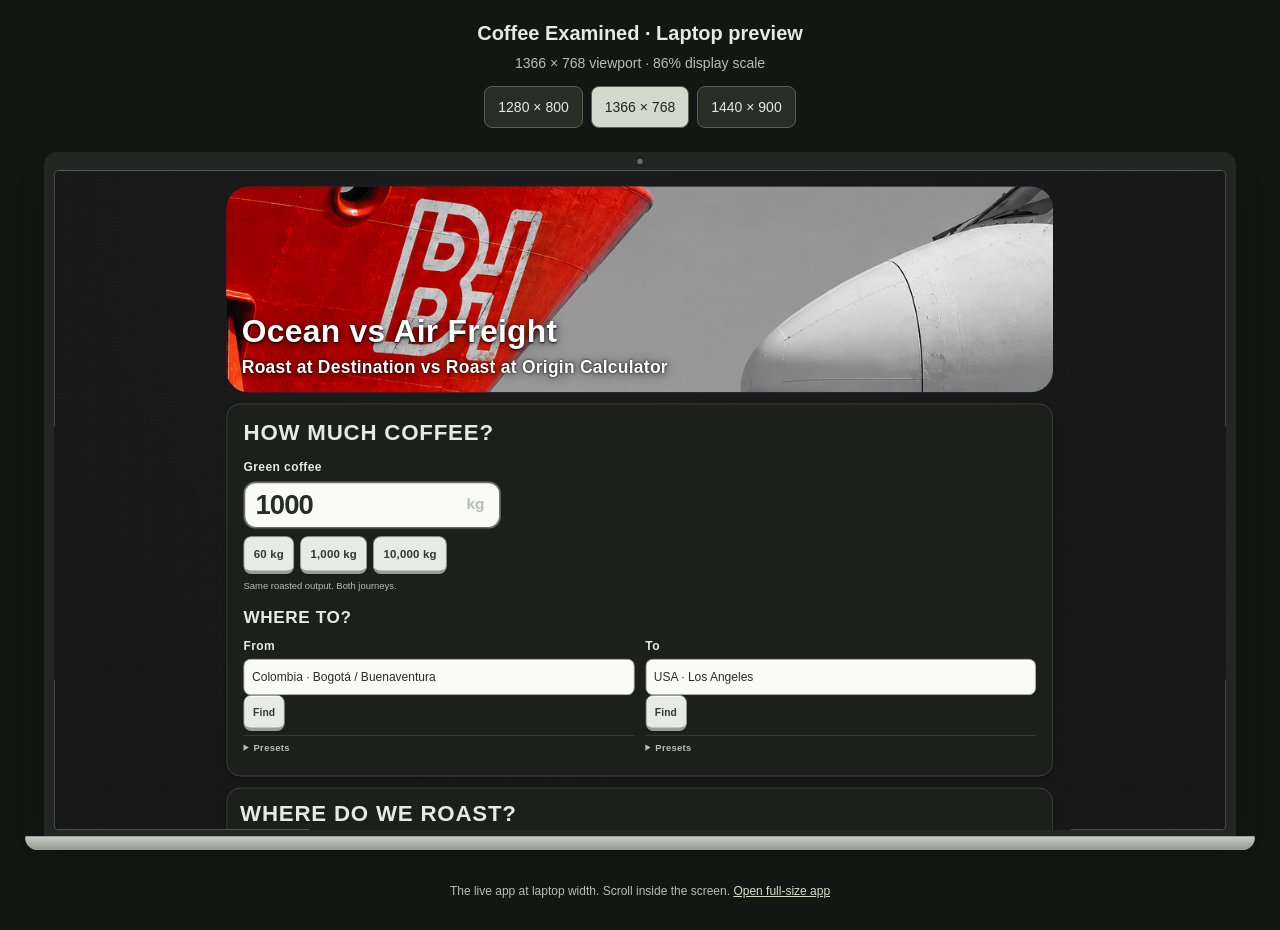
<file: laptop-preview.html>
<!doctype html>
<html lang="en"><head><meta charset="utf-8"><meta name="viewport" content="width=device-width,initial-scale=1"><title>Coffee Examined · Laptop Preview</title><style>
*{box-sizing:border-box}body{margin:0;background:#e3e5e1;color:#292b29;font:14px/1.5 Arial,Helvetica,sans-serif;padding:18px 12px 30px}header{text-align:center;margin:0 auto 18px}h1{font-size:20px;margin:0 0 5px}p{margin:0 0 12px;color:#666966}.sizes{display:flex;justify-content:center;gap:8px;flex-wrap:wrap}button{min-height:42px;padding:8px 13px;border:1px solid #9ca697;background:#f4f5f1;border-radius:8px;color:#292b29;font:inherit;cursor:pointer}button[aria-pressed=true]{background:#414a42;color:#fff}.stage{display:flex;justify-content:center;padding:6px 0 20px;overflow:hidden}.scaled{position:relative;flex:none}.laptop{position:absolute;top:0;left:0;transform-origin:top left;background:#232724;border:12px solid #232724;border-top-width:22px;border-radius:16px 16px 8px 8px;box-shadow:0 15px 35px #0002}.laptop::before{content:"";position:absolute;width:6px;height:6px;border-radius:50%;background:#697369;top:-14px;left:calc(50% - 3px)}.laptop::after{content:"";position:absolute;left:-34px;right:-34px;height:16px;bottom:-24px;background:linear-gradient(#c7ccc5,#929b90);border-radius:2px 2px 18px 18px;box-shadow:0 3px 4px #0002}iframe{display:block;width:1366px;height:768px;border:0;background:#eee; border-radius:5px}footer{text-align:center;color:#666966;font-size:12px}a{color:#414a42}button:focus-visible{outline:3px solid #667a69;outline-offset:3px}
body{background:#141614;color:#e7e9e3}header p,footer{color:#b7beb2}footer a{color:#d3dfca}button{background:#282e25;color:#e7e9e3;border-color:#56634e}button[aria-pressed=true]{background:#d3d9cc;color:#20271d}</style></head><body><header><h1>Coffee Examined · Laptop preview</h1><p id="dimensions">1366 × 768 viewport · scaled to fit this pane</p><div class="sizes" role="group" aria-label="Laptop viewport size"><button data-width="1280" data-height="800" aria-pressed="false">1280 × 800</button><button data-width="1366" data-height="768" aria-pressed="true">1366 × 768</button><button data-width="1440" data-height="900" aria-pressed="false">1440 × 900</button></div></header><div class="stage" id="stage"><div class="scaled" id="scaled"><div class="laptop" id="laptop"><iframe id="app" src="index.html" title="Coffee Examined laptop preview"></iframe></div></div></div><footer>The live app at laptop width. Scroll inside the screen. <a href="index.html">Open full-size app</a></footer><script>
let width=1366,height=768;const frame=document.getElementById('app'),laptop=document.getElementById('laptop'),scaled=document.getElementById('scaled'),stage=document.getElementById('stage');
function fit(){const scale=Math.min(1,Math.max(1,stage.clientWidth-64)/(width+24));frame.style.width=width+'px';frame.style.height=height+'px';laptop.style.transform='scale('+scale+')';scaled.style.width=(width+24)*scale+'px';scaled.style.height=(height+60)*scale+'px';document.getElementById('dimensions').textContent=width+' × '+height+' viewport · '+Math.round(scale*100)+'% display scale';}
for(const button of document.querySelectorAll('[data-width]'))button.addEventListener('click',()=>{width=Number(button.dataset.width);height=Number(button.dataset.height);for(const other of document.querySelectorAll('[data-width]'))other.setAttribute('aria-pressed',String(other===button));fit()});window.addEventListener('resize',fit);fit();
</script></body></html>
</file>
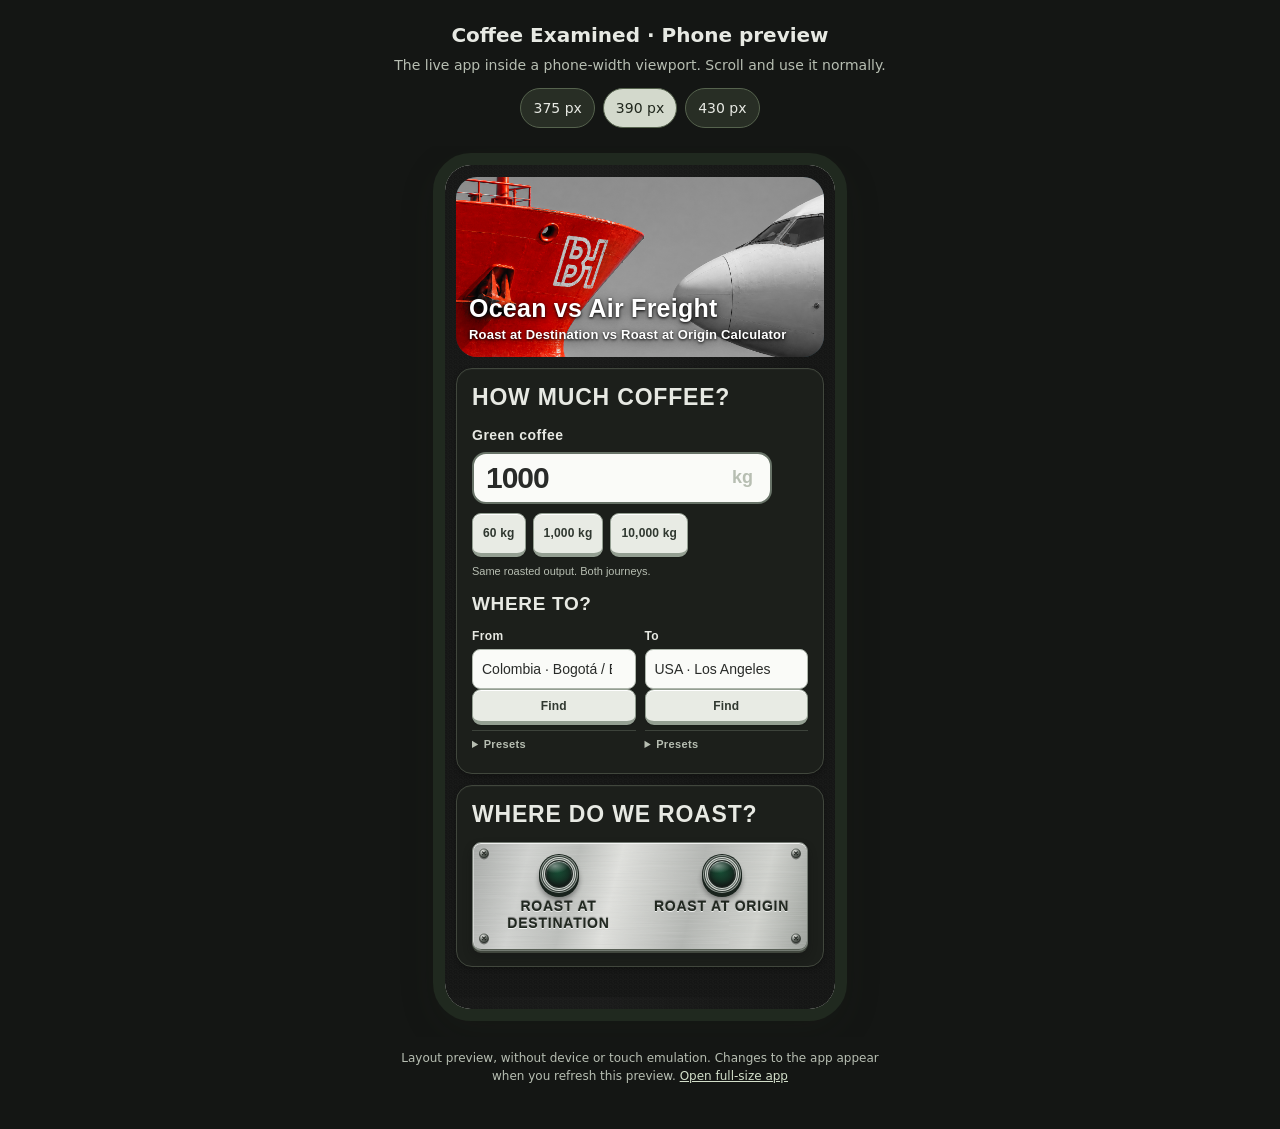
<file: phone-preview.html>
<!doctype html>
<html lang="en">
<head>
<meta charset="utf-8">
<meta name="viewport" content="width=device-width,initial-scale=1">
<title>Coffee Examined · Phone Preview</title>
<style>
*{box-sizing:border-box}body{margin:0;background:#e3e5e1;color:#292b29;font:14px/1.5 system-ui,sans-serif;padding:20px 12px 32px}header{max-width:560px;margin:0 auto 18px;text-align:center}h1{font-size:20px;margin:0 0 5px}p{margin:0 0 12px;color:#666966}.sizes{display:flex;justify-content:center;gap:8px;flex-wrap:wrap}button{min-height:40px;padding:8px 12px;border:1px solid #cba99a;background:white;border-radius:20px;color:#292b29;font:inherit;cursor:pointer}button[aria-pressed=true]{background:#414a42;color:white}.stage{display:flex;justify-content:center;overflow-x:auto;padding:7px 6px 16px}.phone{width:414px;flex-shrink:0;background:#20291f;border:12px solid #20291f;border-radius:38px;box-shadow:0 12px 35px #20291f25;overflow:hidden}iframe{display:block;width:390px;height:844px;border:0;background:#f1f2ee;border-radius:25px}footer{text-align:center;font-size:12px;color:#666966;max-width:500px;margin:12px auto}a{color:#a52d20}button:focus-visible{outline:3px solid #466e93;outline-offset:3px}@media(max-width:440px){body{padding-left:0;padding-right:0}.stage{justify-content:flex-start}}
body{background:#141614;color:#e7e9e3}header p,footer{color:#b7beb2}footer a{color:#d3dfca}button{background:#282e25;color:#e7e9e3;border-color:#56634e}button[aria-pressed=true]{background:#d3d9cc;color:#20271d}</style>
</head>
<body>
<header><h1>Coffee Examined · Phone preview</h1><p>The live app inside a phone-width viewport. Scroll and use it normally.</p><div class="sizes" role="group" aria-label="Phone viewport width"><button data-width="375" aria-pressed="false">375 px</button><button data-width="390" aria-pressed="true">390 px</button><button data-width="430" aria-pressed="false">430 px</button></div></header>
<div class="stage"><div class="phone" id="phone"><iframe id="app" src="index.html" title="Coffee Examined mobile app preview"></iframe></div></div>
<footer>Layout preview, without device or touch emulation. Changes to the app appear when you refresh this preview. <a href="index.html">Open full-size app</a></footer>
<script>
const frame=document.getElementById('app'),phone=document.getElementById('phone');
for(const button of document.querySelectorAll('[data-width]'))button.addEventListener('click',()=>{
const width=Number(button.dataset.width);frame.style.width=width+'px';phone.style.width=(width+24)+'px';
for(const other of document.querySelectorAll('[data-width]'))other.setAttribute('aria-pressed',String(other===button));
});
</script>
</body></html>
</file>
<file: roaster-controls.css>
/* Diffui Image 4 material study, translated into live controls.
   Visible caps are small; their existing labelled buttons retain large hit areas. */
body main.wrap .button-choices {
 --bh-metal:repeating-linear-gradient(0deg,#f9f9f918 0 .5px,#12121208 .5px 1px,transparent 1px 3px),linear-gradient(108deg,#929592 0%,#c8cac7 18%,#e0e1de 33%,#afb2af 60%,#d3d5d1 82%,#a4a7a3);
 background-image:var(--bh-metal);border-color:#747975;
 box-shadow:inset 0 1px 0 #f9f9f9cc,inset 1px 0 0 #f9f9f966,inset 0 -1px 0 #555a56,0 2px 0 #474c48,0 5px 8px #12121250;
}
body main.wrap .button-choices button[data-value],
body main.wrap .journey-choice .journey-card>button[data-value],
body main.wrap .lens-buttons .result-card>button[data-value] {
 --bh-lens:#174c34;--bh-light:#65df91;--bh-core:#c0f4ce;
 color:#242824!important;text-shadow:0 1px 0 #f9f9f9c9,0 -1px 0 #12121244;
 background:transparent;border-color:transparent;box-shadow:none;
 min-width:44px;min-height:65px;overflow:visible;
 transition:background-color 140ms ease;
}
body main.wrap .button-choices button[data-value="roasted"]{--bh-lens:#4c2c17;--bh-light:#ba8a57;--bh-core:#ead2a6}
body main.wrap .button-choices button[data-value="money"],
body main.wrap .button-choices button[data-value="carbon"]{--bh-lens:#8f1918;--bh-light:#ef5347;--bh-core:#f8b3a2}
body main.wrap .button-choices button[data-value="air"]{--bh-lens:#1c4956;--bh-light:#72d9e5;--bh-core:#c9edf0}
body main.wrap .button-choices button[data-value="reefer"],
body main.wrap .button-choices button[data-value="frozen"]{--bh-lens:#233b4b;--bh-light:#8dbdd6;--bh-core:#d6e7ef}
/* The cap face, polished retaining ring, dark mount and contact shadow. */
body main.wrap .button-choices button[data-value]::before,
body main.wrap .journey-choice .journey-card>button[data-value]::before,
body main.wrap .lens-buttons .result-card>button[data-value]::before {
 content:"";box-sizing:border-box;width:28px;height:28px;flex-shrink:0;
 border-radius:50%;border:1px solid #1e2521;
 background:radial-gradient(ellipse 65% 35% at 34% 19%,#f9f9f970,transparent 80%),radial-gradient(circle at 46% 41%,var(--bh-lens),#15201b 87%);
 box-shadow:inset 0 1px 1px #f9f9f9a0,inset 0 -3px 4px #121212a6,0 0 0 1px #d1d5d0,0 0 0 2px #606b65,0 0 0 3px #d5d9d4,0 0 0 4px #303a34,0 0 0 5px #929b94,0 0 0 6px #19231d,0 3px 0 6px #19231d,0 6px 5px 6px #12121266;
 filter:none;transform:translateY(0);transition:transform 110ms ease,box-shadow 140ms ease,filter 140ms ease;
}
body main.wrap .button-choices button[data-value][aria-pressed="true"]::before,
body main.wrap .journey-choice .journey-card>button[data-value][aria-pressed="true"]::before,
body main.wrap .lens-buttons .result-card>button[data-value][aria-pressed="true"]::before {
 background:radial-gradient(ellipse 60% 25% at 35% 18%,#f9f9f9aa,transparent 85%),radial-gradient(circle at 47% 44%,var(--bh-core) 0%,var(--bh-light) 29%,var(--bh-lens) 76%,#16251b 100%);
 box-shadow:inset 0 1px 2px #f9f9f9bb,inset 0 -2px 4px #12121277,0 0 0 1px #e0e4dd,0 0 0 2px #626d65,0 0 0 3px #d5dad3,0 0 0 4px #303a34,0 0 0 5px #929b94,0 0 0 6px #19231d,0 2px 0 6px #19231d,0 4px 4px 6px #12121266;
 transform:translateY(1px);filter:none;
}
@media(hover:hover){body main.wrap .button-choices button[data-value]:not(:disabled):hover::before{filter:brightness(1.12)}}
body main.wrap .button-choices button[data-value]:focus-visible,
body main.wrap .journey-choice .journey-card>button[data-value]:focus-visible,
body main.wrap .lens-buttons .result-card>button[data-value]:focus-visible{outline:2px solid #176da0;outline-offset:2px;border-radius:5px}
body main.wrap .button-choices button[data-value]:disabled{opacity:.5;cursor:not-allowed}
body main.wrap .button-choices button[data-value]:disabled::before{filter:grayscale(1);transform:none}
/* Actual cap travel is independent of the persistent selected lamp. */
body main.wrap .button-choices button[data-value]:not(:disabled):active::before,
body main.wrap .journey-choice .journey-card>button[data-value]:not(:disabled):active::before,
body main.wrap .lens-buttons .result-card>button[data-value]:not(:disabled):active::before{transform:translateY(4px);filter:brightness(.94)}
/* Larger mushroom cap retains its three reset arrows, centre recess and collar. */
body main.wrap .lens-buttons .result-card>button[data-value="carbon"]::before,
body main.wrap .lens-buttons .result-card>button[data-value="carbon"][aria-pressed="true"]::before {
 width:48px;height:43px;border-radius:46% 46% 38% 38%;border:1px solid #9e201b;
 background-image:url('assets/roaster-reset-arrows.svg'),radial-gradient(ellipse 65% 24% at 35% 15%,#f9f9f978,transparent 82%),radial-gradient(circle at 50% 53%,#b72821 0 30%,#921e19 33%,#d73c31 36%,#c82c22 64%,#8f1918 100%);
 background-size:100% 100%;background-repeat:no-repeat;
 box-shadow:inset 0 2px 1px #f58b71,inset 0 -3px 2px #7d1a16,0 4px 0 1px #8d1d17,0 7px 0 1px #621d17,0 8px 0 5px #edc92e,0 8px 0 9px #c6a21a,0 9px 0 10px #706022,0 12px 5px 8px #12121266;
 transform:translateY(0);filter:none;
}
body main.wrap .lens-buttons .result-card>button[data-value="carbon"][aria-pressed="true"]::before {
 background-image:url('assets/roaster-reset-arrows.svg'),radial-gradient(ellipse 65% 24% at 35% 15%,#f9f9f9a8,transparent 82%),radial-gradient(circle at 50% 53%,#e63f32 0 30%,#b32921 33%,#f1664e 36%,#d73325 64%,#a9221a 100%);
 transform:translateY(2px);
 box-shadow:inset 0 2px 1px #f4a18b,inset 0 -2px 2px #7d1a16,0 2px 0 1px #8d1d17,0 4px 0 1px #621d17,0 5px 0 5px #edc92e,0 5px 0 9px #c6a21a,0 6px 0 10px #706022,0 8px 4px 8px #12121255;
}
@media(prefers-reduced-motion:reduce){body main.wrap .button-choices button[data-value]::before{transition:none}}

/* Diffui Prompt material pass: fine brushed alloy, recessed labels and fixings.
   Code-native surface assets remain local and repeat without scaling the layout. */
body main.wrap .button-choices {
 background-image:url('assets/plate-fixing.svg'),url('assets/plate-fixing.svg'),url('assets/plate-fixing.svg'),url('assets/plate-fixing.svg'),url('assets/brushed-alloy.svg'),linear-gradient(104deg,#a2a5a2 0%,#d0d2cf 16%,#b9bcb8 30%,#e2e3df 42%,#b0b3af 65%,#d1d3ce 84%,#969b95);
 background-position:5px 5px,calc(100% - 5px) 5px,5px calc(100% - 5px),calc(100% - 5px) calc(100% - 5px),0 0,0 0;
 background-size:12px 12px,12px 12px,12px 12px,12px 12px,256px 256px,100% 100%;
 background-repeat:no-repeat,no-repeat,no-repeat,no-repeat,repeat,no-repeat;
 border:1px solid #737a72;border-radius:9px;
 box-shadow:inset 0 1px 0 #f9f9f9d9,inset 1px 0 0 #f9f9f970,inset 0 -1px 0 #575e54,0 2px 0 #41473e,0 5px 9px #12121266;
}
/* Secondary rows use the same stock, without a second set of corner fixings. */
body main.wrap .button-choices:not(.journey-card-grid):not(.result-card-grid){
 background-image:url('assets/brushed-alloy.svg'),linear-gradient(104deg,#adb1ab,#d8dad4 37%,#aeb3aa 68%,#c5c9c0);
 background-position:0 0;background-size:256px 256px,100% 100%;background-repeat:repeat,no-repeat;
 box-shadow:inset 0 1px 0 #f9f9f9a0,inset 0 -1px 0 #747d6e,0 1px 2px #12121233;
}
body main.wrap .button-choices button[data-value],
body main.wrap .journey-choice .journey-card>button[data-value],
body main.wrap .lens-buttons .result-card>button[data-value]{
 color:#20271f!important;font-weight:600;letter-spacing:.055em;
 text-shadow:0 1px 0 #f9f9f9d9,0 -1px 1px #12121280;
}
/* Persistent on-state and cap travel are separate: a fast tap still shows travel. */
body main.wrap .button-choices button[data-value].bh-pressing::before,
body main.wrap .journey-choice .journey-card>button[data-value].bh-pressing::before,
body main.wrap .lens-buttons .result-card>button[data-value].bh-pressing::before{
 transform:translateY(5px);filter:brightness(.88);
 box-shadow:inset 0 2px 3px #12121255,inset 0 -1px 1px #f9f9f944,0 0 0 1px #d1d5d0,0 0 0 2px #606b65,0 0 0 3px #d5d9d4,0 0 0 4px #303a34,0 0 0 5px #929b94,0 0 0 6px #19231d,0 1px 2px 6px #12121266;
}
body main.wrap .lens-buttons .result-card>button[data-value="carbon"].bh-pressing::before{
 transform:translateY(6px);
 box-shadow:inset 0 2px 2px #f58b71,inset 0 -2px 2px #7d1a16,0 1px 0 1px #8d1d17,0 2px 0 1px #621d17,0 3px 0 5px #edc92e,0 3px 0 9px #c6a21a,0 4px 0 10px #706022,0 5px 3px 8px #12121255;
}
body main.wrap .button-choices button[data-value].bh-latching::before,
body main.wrap .journey-choice .journey-card>button[data-value].bh-latching::before,
body main.wrap .lens-buttons .result-card>button[data-value].bh-latching::before{
 animation:bh-control-latch 180ms cubic-bezier(.2,.7,.35,1) both;
}
@keyframes bh-control-latch{0%{transform:translateY(5px)}65%{transform:translateY(1px)}100%{transform:translateY(0)}}
body main.wrap .button-choices button[data-value][aria-pressed="true"].bh-latching::before{animation-name:bh-control-latch-on}
@keyframes bh-control-latch-on{0%{transform:translateY(5px)}65%{transform:translateY(2px)}100%{transform:translateY(1px)}}
/* No texture or embossing on numeric output, graphs or long-form methodology. */
@media(prefers-reduced-motion:reduce){
 body main.wrap .button-choices button[data-value].bh-latching::before{animation:none}
 body main.wrap .button-choices button[data-value].bh-pressing::before{transform:none}
}
@media(prefers-reduced-motion:reduce){
 body main.wrap .button-choices button[data-value].bh-pressing::before,
 body main.wrap .journey-choice .journey-card>button[data-value].bh-pressing::before,
 body main.wrap .lens-buttons .result-card>button[data-value].bh-pressing::before{transform:none}
 body main.wrap .button-choices button[data-value].bh-latching::before,
 body main.wrap .journey-choice .journey-card>button[data-value].bh-latching::before,
 body main.wrap .lens-buttons .result-card>button[data-value].bh-latching::before{animation:none}
}
</file>
